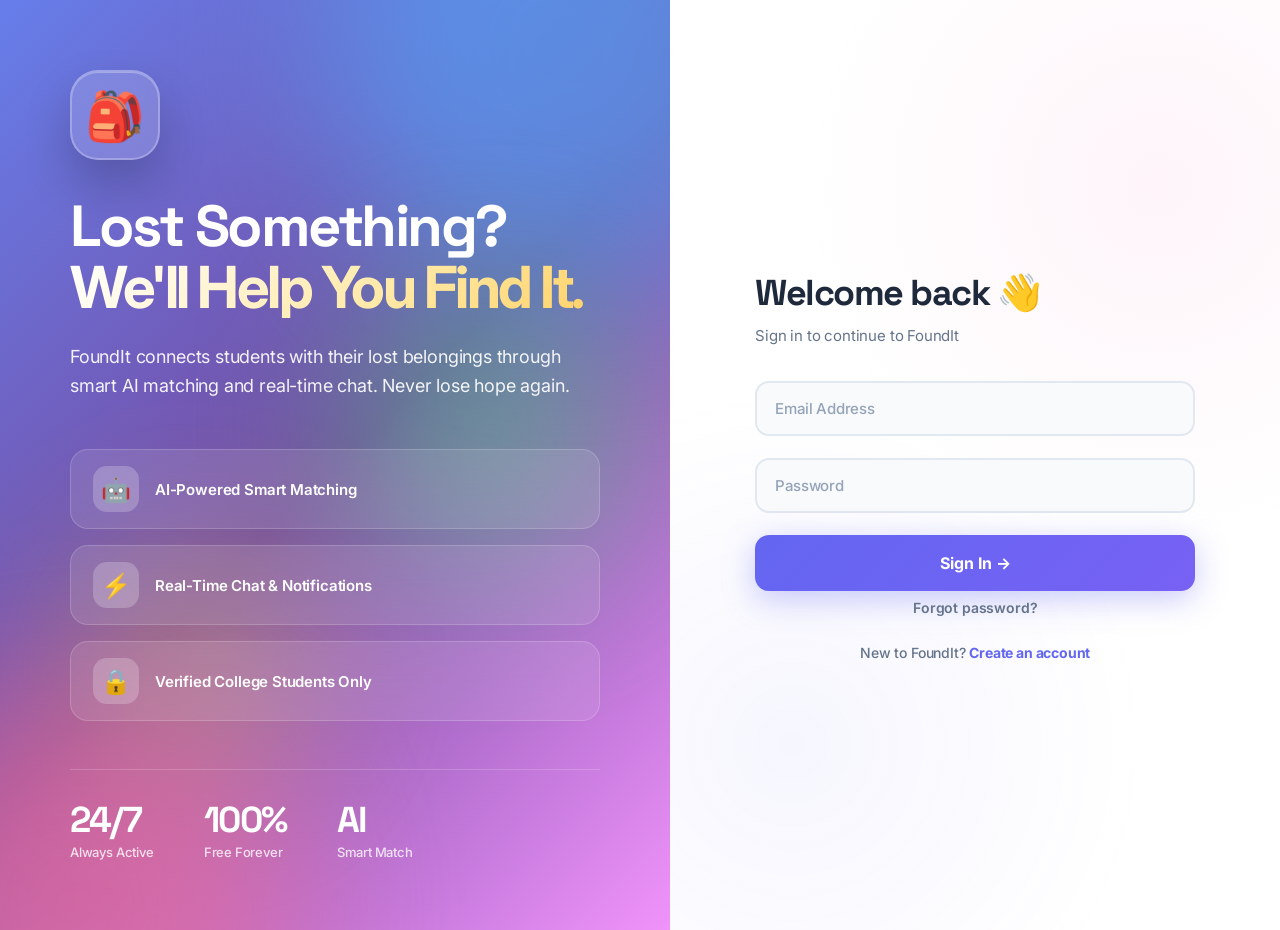
<file: frontend/html/index.html>
<!DOCTYPE html>
<html lang="en">
<head>
    <meta charset="UTF-8">
    <meta name="viewport" content="width=device-width, initial-scale=1.0">
    <title>FoundIt - Login</title>
    <link rel="stylesheet" href="../css/style.css">
    <link href="https://fonts.googleapis.com/css2?family=Inter:wght@400;500;600;700;800;900&family=Space+Grotesk:wght@400;500;600;700&display=swap" rel="stylesheet">
</head>
<body>
    <div class="auth-split">
        <div class="auth-showcase">
            <div class="blob-3"></div>
            <div class="blob-4"></div>
            <div class="showcase-content">
                <div class="showcase-logo">🎒</div>
                <h1 class="showcase-title">
                    Lost Something?
                    <span>We'll Help You Find It.</span>
                </h1>
                <p class="showcase-subtitle">
                    FoundIt connects students with their lost belongings through smart AI matching and real-time chat. Never lose hope again.
                </p>
                <div class="showcase-features">
                    <div class="showcase-feature">
                        <div class="showcase-feature-icon">🤖</div>
                        <div class="showcase-feature-text">AI-Powered Smart Matching</div>
                    </div>
                    <div class="showcase-feature">
                        <div class="showcase-feature-icon">⚡</div>
                        <div class="showcase-feature-text">Real-Time Chat & Notifications</div>
                    </div>
                    <div class="showcase-feature">
                        <div class="showcase-feature-icon">🔒</div>
                        <div class="showcase-feature-text">Verified College Students Only</div>
                    </div>
                </div>
                <div class="showcase-stats">
                    <div class="showcase-stat"><h3>24/7</h3><p>Always Active</p></div>
                    <div class="showcase-stat"><h3>100%</h3><p>Free Forever</p></div>
                    <div class="showcase-stat"><h3>AI</h3><p>Smart Match</p></div>
                </div>
            </div>
        </div>

        <div class="auth-form-side">
            <div class="auth-form-box">
                <div class="mobile-logo">🎒</div>
                <h1>Welcome back 👋</h1>
                <p class="form-subtitle">Sign in to continue to FoundIt</p>

                <form id="loginForm">
                    <div class="form-field">
                        <input type="email" id="email" placeholder=" " required autocomplete="email">
                        <label>Email Address</label>
                    </div>
                    <div class="form-field">
                        <input type="password" id="password" placeholder=" " required autocomplete="current-password">
                        <label>Password</label>
                    </div>
                    <button type="submit" class="btn btn-primary" id="loginBtn">Sign In →</button>
                </form>

                <p class="auth-footer" style="margin-top: 8px;">
                    <a href="forgot-password.html" style="color: #64748b; font-weight: 600;">Forgot password?</a>
                </p>

                <p class="auth-footer">
                    New to FoundIt? <a href="register.html">Create an account</a>
                </p>
            </div>
        </div>
    </div>

    <script src="../js/api.js"></script>
    <script>
        if (getToken()) window.location.href = 'dashboard.html';

        document.getElementById('loginForm').addEventListener('submit', async (e) => {
            e.preventDefault();
            const btn = document.getElementById('loginBtn');
            btn.disabled = true;
            btn.textContent = 'Signing in...';
            const emailValue = document.getElementById('email').value;

            try {
                const data = await apiRequest('/auth/login', 'POST', {
                    email: emailValue,
                    password: document.getElementById('password').value
                });

                // ============ ADMIN BLOCK ON PUBLIC LOGIN ============
                if (data.user.role === 'admin') {
                    showToast('❌ Admins must use admin login page!', 'error');
                    btn.disabled = false;
                    btn.textContent = 'Sign In →';
                    setTimeout(() => {
                        window.location.href = 'admin-login.html';
                    }, 2000);
                    return;
                }

                saveAuth(data.token, data.user);
                showToast('Welcome back, ' + data.user.name + '! 🎉', 'success');
                setTimeout(() => window.location.href = 'dashboard.html', 800);
            } catch (error) {
                if (error.message.toLowerCase().includes('verify')) {
                    showToast('Email not verified. Sending OTP...', 'error');
                    try {
                        await apiRequest('/auth/resend-otp', 'POST', { email: emailValue });
                        localStorage.setItem('pendingVerifyEmail', emailValue);
                        setTimeout(() => window.location.href = 'register.html?verify=' + encodeURIComponent(emailValue), 1500);
                    } catch {
                        setTimeout(() => window.location.href = 'register.html', 1500);
                    }
                } else {
                    showToast(error.message, 'error');
                    btn.disabled = false;
                    btn.textContent = 'Sign In →';
                }
            }
        });
    </script>
</body>
</html>
</file>
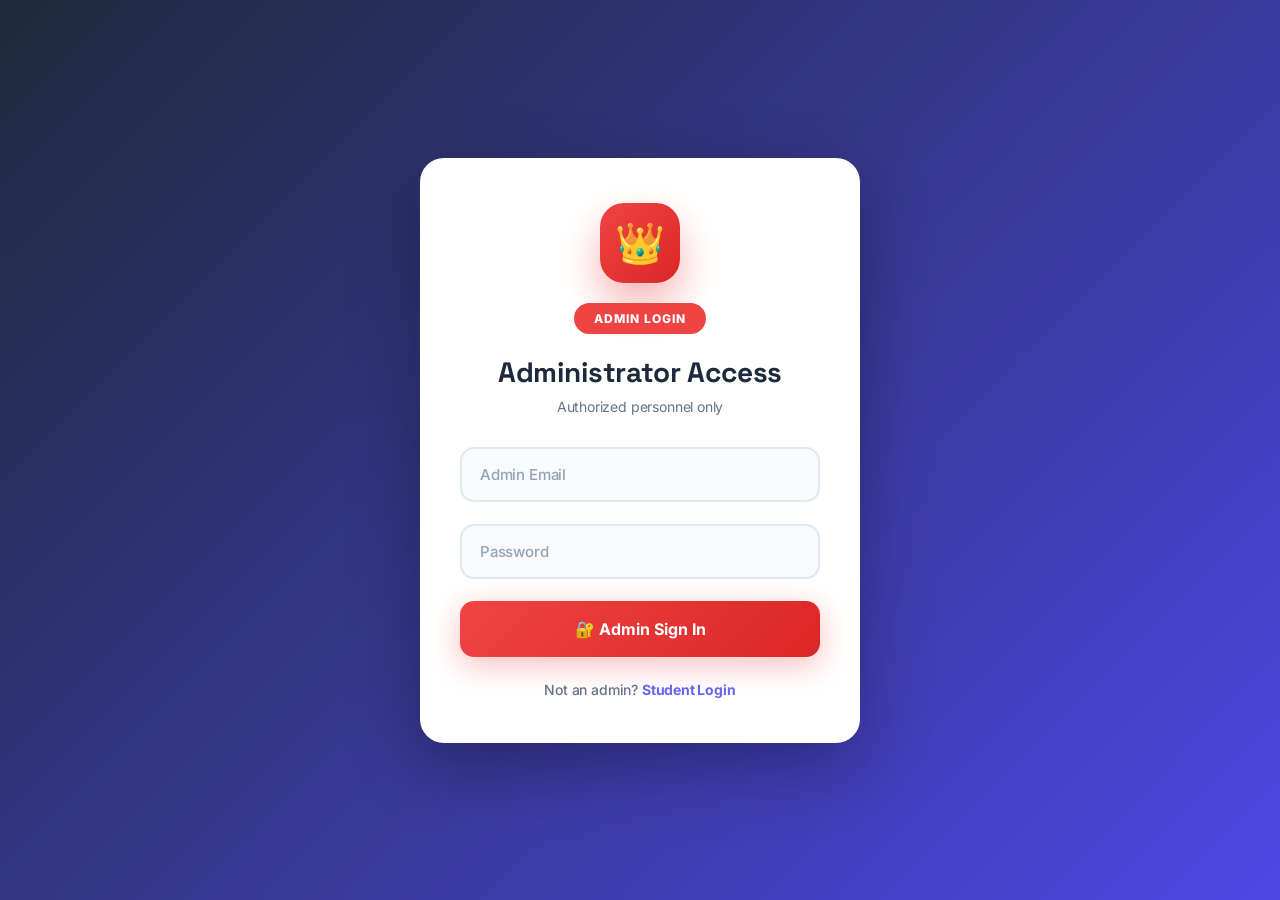
<file: frontend/html/admin-login.html>
<!DOCTYPE html>
<html lang="en">
<head>
    <meta charset="UTF-8">
    <meta name="viewport" content="width=device-width, initial-scale=1.0">
    <title>FoundIt - Admin Login</title>
    <link rel="stylesheet" href="../css/style.css">
    <link href="https://fonts.googleapis.com/css2?family=Inter:wght@400;500;600;700;800;900&family=Space+Grotesk:wght@400;500;600;700&display=swap" rel="stylesheet">
</head>
<body>
    <div style="min-height: 100vh; display: flex; align-items: center; justify-content: center; background: linear-gradient(135deg, #1e293b 0%, #4f46e5 100%); padding: 20px;">
        <div style="background: white; padding: 45px 40px; border-radius: 24px; box-shadow: 0 25px 70px rgba(0,0,0,0.3); width: 100%; max-width: 440px;">
            <div style="text-align: center; margin-bottom: 32px;">
                <div style="width: 80px; height: 80px; background: linear-gradient(135deg, #ef4444, #dc2626); border-radius: 24px; display: flex; align-items: center; justify-content: center; font-size: 40px; margin: 0 auto 20px; box-shadow: 0 20px 40px rgba(239, 68, 68, 0.4);">👑</div>
                <div style="display: inline-block; padding: 8px 20px; background: #ef4444; color: white; border-radius: 20px; font-size: 12px; font-weight: 800; letter-spacing: 1px; margin-bottom: 20px;">ADMIN LOGIN</div>
                <h1 style="font-family: 'Space Grotesk', sans-serif; font-size: 28px; font-weight: 700; color: #1e293b; margin-bottom: 8px;">Administrator Access</h1>
                <p style="color: #64748b; font-size: 14px;">Authorized personnel only</p>
            </div>

            <form id="adminLoginForm">
                <div class="form-field">
                    <input type="email" id="email" placeholder=" " required autocomplete="email">
                    <label>Admin Email</label>
                </div>
                <div class="form-field">
                    <input type="password" id="password" placeholder=" " required autocomplete="current-password">
                    <label>Password</label>
                </div>
                <button type="submit" class="btn btn-primary" id="loginBtn" style="background: linear-gradient(135deg, #ef4444, #dc2626); box-shadow: 0 8px 32px rgba(239, 68, 68, 0.35);">
                    🔐 Admin Sign In
                </button>
            </form>

            <p class="auth-footer" style="margin-top: 24px;">
                Not an admin? <a href="index.html">Student Login</a>
            </p>
        </div>
    </div>

    <script src="../js/api.js"></script>
    <script>
        document.getElementById('adminLoginForm').addEventListener('submit', async (e) => {
            e.preventDefault();
            const btn = document.getElementById('loginBtn');
            btn.disabled = true;
            btn.textContent = 'Verifying...';

            try {
                const data = await apiRequest('/auth/login', 'POST', {
                    email: document.getElementById('email').value,
                    password: document.getElementById('password').value
                });

                // Check if user is actually admin
                if (data.user.role !== 'admin') {
                    showToast('❌ This page is for admins only!', 'error');
                    btn.disabled = false;
                    btn.textContent = '🔐 Admin Sign In';
                    return;
                }

                saveAuth(data.token, data.user);
                showToast('👑 Welcome Admin!', 'success');
                setTimeout(() => window.location.href = 'admin.html', 800);
            } catch (error) {
                showToast(error.message, 'error');
                btn.disabled = false;
                btn.textContent = '🔐 Admin Sign In';
            }
        });
    </script>
</body>
</html>
</file>
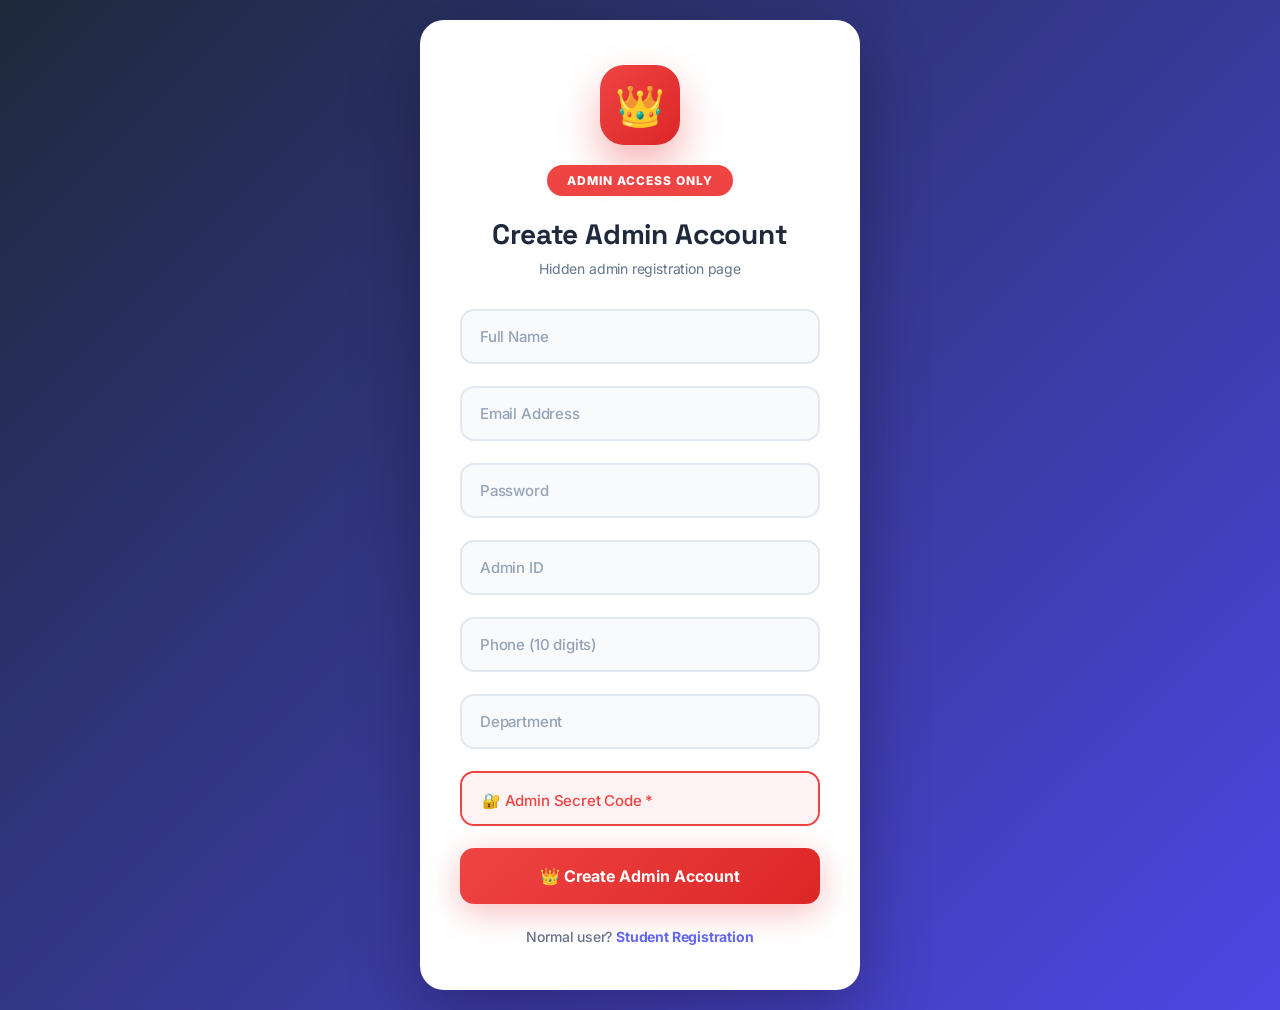
<file: frontend/html/admin-register.html>
<!DOCTYPE html>
<html lang="en">
<head>
    <meta charset="UTF-8">
    <meta name="viewport" content="width=device-width, initial-scale=1.0">
    <title>FoundIt - Admin Register</title>
    <link rel="stylesheet" href="../css/style.css">
    <link href="https://fonts.googleapis.com/css2?family=Inter:wght@400;500;600;700;800;900&family=Space+Grotesk:wght@400;500;600;700&display=swap" rel="stylesheet">
    <style>
        body { background: linear-gradient(135deg, #1e293b 0%, #4f46e5 100%); min-height: 100vh; }
    </style>
</head>
<body>
    <div style="min-height: 100vh; display: flex; align-items: center; justify-content: center; padding: 20px;">
        <div style="background: white; padding: 45px 40px; border-radius: 24px; box-shadow: 0 25px 70px rgba(0,0,0,0.3); width: 100%; max-width: 440px;">
            <div style="text-align: center; margin-bottom: 32px;">
                <div style="width: 80px; height: 80px; background: linear-gradient(135deg, #ef4444, #dc2626); border-radius: 24px; display: flex; align-items: center; justify-content: center; font-size: 40px; margin: 0 auto 20px; box-shadow: 0 20px 40px rgba(239, 68, 68, 0.4);">👑</div>
                <div style="display: inline-block; padding: 8px 20px; background: #ef4444; color: white; border-radius: 20px; font-size: 12px; font-weight: 800; letter-spacing: 1px; margin-bottom: 20px;">ADMIN ACCESS ONLY</div>
                <h1 style="font-family: 'Space Grotesk', sans-serif; font-size: 28px; font-weight: 700; color: #1e293b; margin-bottom: 8px;">Create Admin Account</h1>
                <p style="color: #64748b; font-size: 14px;">Hidden admin registration page</p>
            </div>

            <form id="adminRegisterForm">
                <div class="form-field">
                    <input type="text" id="name" placeholder=" " required>
                    <label>Full Name</label>
                </div>
                <div class="form-field">
                    <input type="email" id="email" placeholder=" " required>
                    <label>Email Address</label>
                </div>
                <div class="form-field">
                    <input type="password" id="password" placeholder=" " required minlength="6">
                    <label>Password</label>
                </div>
                <div class="form-field">
                    <input type="text" id="rollNumber" placeholder=" " required>
                    <label>Admin ID</label>
                </div>
                <div class="form-field">
                    <input type="tel" id="phone" placeholder=" " required pattern="[0-9]{10}">
                    <label>Phone (10 digits)</label>
                </div>
                <div class="form-field">
                    <input type="text" id="branch" placeholder=" " required>
                    <label>Department</label>
                </div>
                <div class="form-field" style="border: 2px solid #ef4444; border-radius: 14px; padding: 0;">
                    <input type="password" id="adminCode" placeholder=" " required style="border: none; background: #fef2f2;">
                    <label style="color: #ef4444;">🔐 Admin Secret Code *</label>
                </div>
                <button type="submit" class="btn btn-primary" id="registerBtn" style="background: linear-gradient(135deg, #ef4444, #dc2626); box-shadow: 0 8px 32px rgba(239, 68, 68, 0.35); margin-top: 12px;">
                    👑 Create Admin Account
                </button>
            </form>

            <p class="auth-footer" style="margin-top: 24px;">
                Normal user? <a href="register.html">Student Registration</a>
            </p>
        </div>
    </div>

    <script src="../js/api.js"></script>
    <script>
        document.getElementById('adminRegisterForm').addEventListener('submit', async (e) => {
            e.preventDefault();
            const btn = document.getElementById('registerBtn');
            btn.disabled = true;
            btn.textContent = 'Creating admin...';

            try {
                const data = await apiRequest('/auth/register', 'POST', {
                    name: document.getElementById('name').value,
                    email: document.getElementById('email').value,
                    password: document.getElementById('password').value,
                    rollNumber: document.getElementById('rollNumber').value,
                    phone: document.getElementById('phone').value,
                    branch: document.getElementById('branch').value,
                    adminCode: document.getElementById('adminCode').value
                });
                showToast('👑 Admin account created! Verify OTP.', 'success');
                localStorage.setItem('pendingVerifyEmail', data.email);
                setTimeout(() => {
                    window.location.href = 'register.html?verify=' + encodeURIComponent(data.email);
                }, 1500);
            } catch (error) {
                showToast(error.message, 'error');
                btn.disabled = false;
                btn.textContent = '👑 Create Admin Account';
            }
        });
    </script>
</body>
</html>
</file>
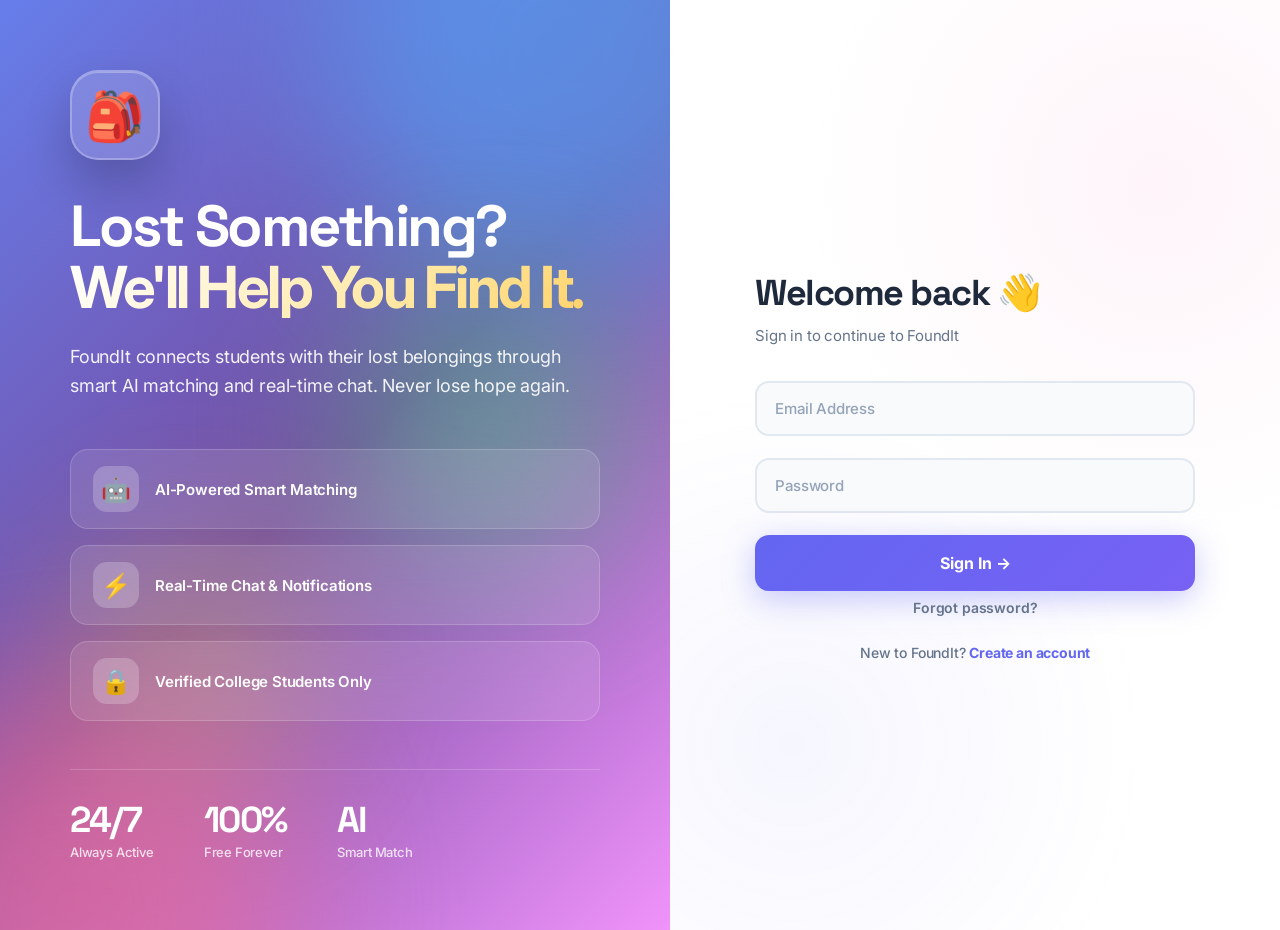
<file: frontend/html/admin.html>
<!DOCTYPE html>
<html lang="en">
<head>
    <meta charset="UTF-8">
    <meta name="viewport" content="width=device-width, initial-scale=1.0">
    <title>FoundIt - Admin Panel</title>
    <link rel="stylesheet" href="../css/style.css">
    <link rel="stylesheet" href="../css/dashboard.css">
    <link href="https://fonts.googleapis.com/css2?family=Inter:wght@400;500;600;700;800;900&family=Space+Grotesk:wght@400;500;600;700&display=swap" rel="stylesheet">
    <style>
        .admin-table { background: white; border-radius: 20px; overflow: hidden; box-shadow: 0 2px 8px rgba(0,0,0,0.04); }
        .admin-table table { width: 100%; border-collapse: collapse; }
        .admin-table thead { background: #f8fafc; }
        .admin-table th { text-align: left; padding: 18px 24px; font-size: 11px; font-weight: 800; color: #64748b; text-transform: uppercase; letter-spacing: 1px; }
        .admin-table td { padding: 18px 24px; border-bottom: 1px solid #f1f5f9; font-size: 14px; }
        .admin-table tr:hover { background: #f8fafc; }
        .btn-delete-sm { padding: 8px 16px; background: linear-gradient(135deg, #ef4444, #dc2626); color: white; border: none; border-radius: 8px; font-weight: 700; cursor: pointer; font-family: inherit; font-size: 13px; }
        .status-badge { padding: 4px 12px; border-radius: 20px; font-size: 11px; font-weight: 800; }
        .status-badge.verified { background: #d1fae5; color: #047857; }
        .status-badge.unverified { background: #fee2e2; color: #dc2626; }
    </style>
</head>
<body>
    <div class="app-layout">
        <aside class="dash-sidebar" id="sidebar">
            <a href="dashboard.html" class="dash-sidebar-brand">
                <div class="dash-sidebar-brand-icon">🎒</div>
                <h1>FoundIt</h1>
            </a>
            <nav class="dash-sidebar-nav">
                <a href="dashboard.html" class="dash-sidebar-link" data-page="dashboard"><span class="dash-sidebar-icon">🏠</span> Home</a>
                <a href="post-item.html" class="dash-sidebar-link" data-page="post-item"><span class="dash-sidebar-icon">📤</span> Post Item</a>
                <a href="my-items.html" class="dash-sidebar-link" data-page="my-items"><span class="dash-sidebar-icon">📁</span> My Items</a>
                <a href="claims.html" class="dash-sidebar-link" data-page="claims"><span class="dash-sidebar-icon">🔔</span> My Claims</a>
                <a href="messages.html" class="dash-sidebar-link" data-page="messages"><span class="dash-sidebar-icon">💬</span> Messages</a>
                <a href="notifications.html" class="dash-sidebar-link" data-page="notifications"><span class="dash-sidebar-icon">📬</span> Notifications</a>
                <a href="profile.html" class="dash-sidebar-link" data-page="profile"><span class="dash-sidebar-icon">👤</span> Profile</a>
                <div id="adminSection" style="display: block;">
                    <div class="dash-sidebar-section">Admin</div>
                    <a href="admin.html" class="dash-sidebar-link" data-page="admin"><span class="dash-sidebar-icon">👑</span> Admin Panel</a>
                </div>
            </nav>
            <div class="dash-sidebar-footer">
                <div class="dash-sidebar-user" onclick="logout()">
                    <div class="dash-sidebar-user-avatar" id="userAvatar">A</div>
                    <div class="dash-sidebar-user-info">
                        <div class="dash-sidebar-user-name" id="userName">Admin</div>
                        <div class="dash-sidebar-user-role" id="userRole">Administrator</div>
                    </div>
                </div>
            </div>
        </aside>

        <main class="dash-main">
            <div class="dash-section-header">
                <h2 class="dash-section-title">👑 Admin Dashboard</h2>
            </div>

            <div class="dash-stats" id="adminStats"></div>

            <div class="dash-filters">
                <button class="dash-filter-chip active" onclick="showTab('users', this)">👥 Users</button>
                <button class="dash-filter-chip" onclick="showTab('items', this)">📦 All Items</button>
            </div>

            <div id="adminContainer">
                <div class="loading-container">
                    <div class="spinner"></div>
                    <p class="loading-text">Loading...</p>
                </div>
            </div>
        </main>
    </div>

    <script src="../js/api.js"></script>
    <script>
        if (!requireAuth()) throw new Error('Not logged in');

        const user = getUser();
        if (user.role !== 'admin') {
            showToast('Admin access only!', 'error');
            setTimeout(() => window.location.href = 'dashboard.html', 1500);
        }

        document.querySelectorAll('.dash-sidebar-link').forEach(link => {
            if (link.dataset.page === 'admin') link.classList.add('active');
        });
        document.getElementById('userName').textContent = user.name;
        document.getElementById('userAvatar').textContent = user.name.charAt(0).toUpperCase();

        let currentTab = 'users';

        async function loadStats() {
            try {
                const data = await apiRequest('/admin/stats');
                const s = data.stats;

                document.getElementById('adminStats').innerHTML = `
                    <div class="dash-stat-card"><div class="dash-stat-icon blue">👥</div><div><div class="dash-stat-value">${s.totalUsers}</div><div class="dash-stat-label">Users</div></div></div>
                    <div class="dash-stat-card"><div class="dash-stat-icon purple">📦</div><div><div class="dash-stat-value">${s.totalItems}</div><div class="dash-stat-label">Items</div></div></div>
                    <div class="dash-stat-card"><div class="dash-stat-icon red">🔴</div><div><div class="dash-stat-value">${s.totalLost}</div><div class="dash-stat-label">Lost</div></div></div>
                    <div class="dash-stat-card"><div class="dash-stat-icon green">🟢</div><div><div class="dash-stat-value">${s.totalFound}</div><div class="dash-stat-label">Found</div></div></div>
                    <div class="dash-stat-card"><div class="dash-stat-icon purple">✅</div><div><div class="dash-stat-value">${s.resolved}</div><div class="dash-stat-label">Resolved</div></div></div>
                    <div class="dash-stat-card"><div class="dash-stat-icon red">⏳</div><div><div class="dash-stat-value">${s.pendingClaims}</div><div class="dash-stat-label">Pending</div></div></div>
                `;
            } catch (error) { console.error(error); }
        }

        async function loadUsers() {
            const container = document.getElementById('adminContainer');
            container.innerHTML = '<div class="loading-container"><div class="spinner"></div></div>';

            try {
                const data = await apiRequest('/admin/users');
                const users = data.users;

                container.innerHTML = `
                    <div class="admin-table">
                        <table>
                            <thead><tr><th>Name</th><th>Email</th><th>Roll</th><th>Status</th><th>Action</th></tr></thead>
                            <tbody>
                                ${users.map(u => `
                                    <tr>
                                        <td style="font-weight: 600;">${escapeHtml(u.name)}</td>
                                        <td style="color: #64748b;">${escapeHtml(u.email)}</td>
                                        <td style="font-family: monospace;">${escapeHtml(u.rollNumber)}</td>
                                        <td><span class="status-badge ${u.isVerified ? 'verified' : 'unverified'}">${u.isVerified ? '✓ VERIFIED' : '✗ UNVERIFIED'}</span></td>
                                        <td><button class="btn-delete-sm" onclick="deleteUser('${u._id}', '${escapeHtml(u.name)}')">🗑️ Delete</button></td>
                                    </tr>
                                `).join('')}
                            </tbody>
                        </table>
                    </div>
                `;
            } catch (error) {
                container.innerHTML = `<div style="text-align:center;padding:60px;background:white;border-radius:20px;"><div style="font-size:64px;margin-bottom:16px;">❌</div><p style="color:#64748b;">${escapeHtml(error.message)}</p></div>`;
            }
        }

        async function loadItems() {
            const container = document.getElementById('adminContainer');
            container.innerHTML = '<div class="loading-container"><div class="spinner"></div></div>';

            try {
                const data = await apiRequest('/admin/items');
                const items = data.items;

                container.innerHTML = `
                    <div class="admin-table">
                        <table>
                            <thead><tr><th>Title</th><th>Type</th><th>Posted By</th><th>Status</th><th>Action</th></tr></thead>
                            <tbody>
                                ${items.map(i => `
                                    <tr>
                                        <td style="font-weight: 600;">${escapeHtml(i.title)}</td>
                                        <td><span class="dash-item-badge ${i.type}" style="position: static; display: inline-block;">${i.type}</span></td>
                                        <td style="color: #64748b;">${escapeHtml(i.userId?.name || 'Unknown')}</td>
                                        <td style="font-weight: 600; color: ${i.status === 'resolved' ? '#10b981' : '#6366f1'};">${i.status}</td>
                                        <td><button class="btn-delete-sm" onclick="deleteItem('${i._id}', '${escapeHtml(i.title)}')">🗑️ Delete</button></td>
                                    </tr>
                                `).join('')}
                            </tbody>
                        </table>
                    </div>
                `;
            } catch (error) {
                container.innerHTML = `<div style="text-align:center;padding:60px;background:white;border-radius:20px;"><div style="font-size:64px;margin-bottom:16px;">❌</div><p style="color:#64748b;">${escapeHtml(error.message)}</p></div>`;
            }
        }

        async function deleteUser(id, name) {
            if (!confirm(`Delete user "${name}" and all their data?`)) return;
            try {
                await apiRequest(`/admin/users/${id}`, 'DELETE');
                showToast('User deleted!', 'success');
                loadUsers();
                loadStats();
            } catch (error) { showToast(error.message, 'error'); }
        }

        async function deleteItem(id, title) {
            if (!confirm(`Delete item "${title}"?`)) return;
            try {
                await apiRequest(`/items/${id}`, 'DELETE');
                showToast('Item deleted!', 'success');
                loadItems();
                loadStats();
            } catch (error) { showToast(error.message, 'error'); }
        }

        function showTab(tab, btn) {
            currentTab = tab;
            document.querySelectorAll('.dash-filter-chip').forEach(b => b.classList.remove('active'));
            btn.classList.add('active');
            if (tab === 'users') loadUsers();
            else loadItems();
        }

        loadStats();
        loadUsers();
    </script>
</body>
</html>
</file>
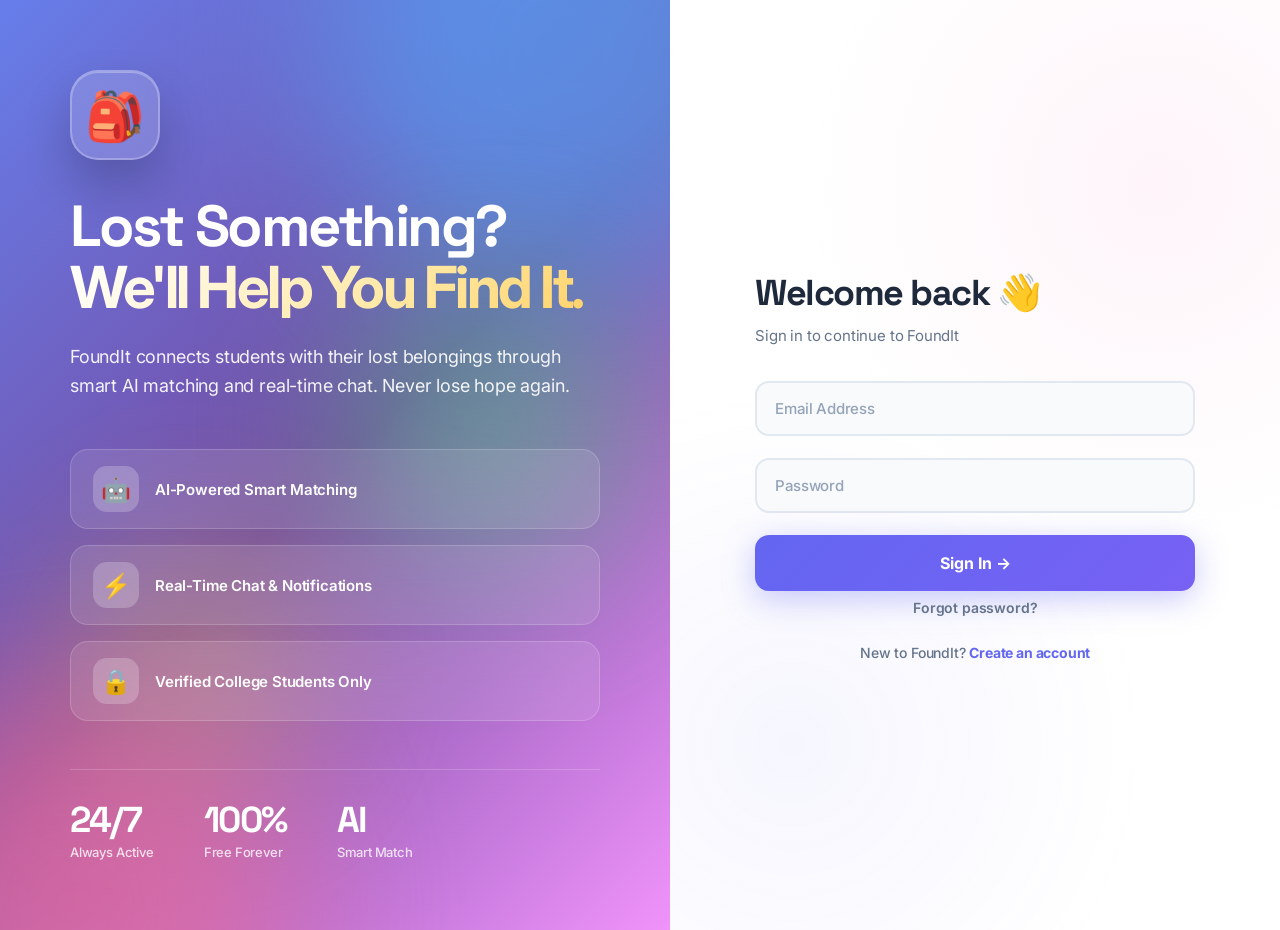
<file: frontend/html/chat.html>
<!DOCTYPE html>
<html lang="en">
<head>
    <meta charset="UTF-8">
    <meta name="viewport" content="width=device-width, initial-scale=1.0">
    <title>FoundIt - Chat</title>
    <link rel="stylesheet" href="../css/style.css">
    <link rel="stylesheet" href="../css/dashboard.css">
    <link href="https://fonts.googleapis.com/css2?family=Inter:wght@400;500;600;700;800;900&family=Space+Grotesk:wght@400;500;600;700&display=swap" rel="stylesheet">
    <script src="https://cdn.socket.io/4.7.2/socket.io.min.js"></script>
    <style>
        .chat-container { background: white; border-radius: 24px; overflow: hidden; box-shadow: 0 4px 24px rgba(0,0,0,0.06); display: flex; flex-direction: column; height: calc(100vh - 100px); max-height: 700px; }
        .chat-header { padding: 20px 28px; background: linear-gradient(135deg, #6366f1, #8b5cf6); color: white; display: flex; align-items: center; gap: 14px; flex-shrink: 0; }
        .chat-header-avatar { width: 48px; height: 48px; background: rgba(255,255,255,0.25); border-radius: 50%; display: flex; align-items: center; justify-content: center; font-weight: 800; font-size: 20px; }
        .chat-header-name { font-family: 'Space Grotesk', sans-serif; font-size: 18px; font-weight: 700; }
        .chat-header-status { font-size: 12px; opacity: 0.85; }
        .chat-messages { flex: 1; overflow-y: auto; padding: 24px; background: #f8fafc; display: flex; flex-direction: column; gap: 12px; }
        .chat-input-area { padding: 20px 24px; background: white; border-top: 2px solid #f1f5f9; display: flex; gap: 12px; flex-shrink: 0; }
        .chat-input-area input { flex: 1; padding: 16px 20px; border: 2px solid #e2e8f0; border-radius: 14px; font-size: 15px; outline: none; font-family: inherit; transition: all 0.25s; }
        .chat-input-area input:focus { border-color: #6366f1; box-shadow: 0 0 0 4px rgba(99, 102, 241, 0.1); }
        .chat-send-btn { padding: 16px 28px; background: linear-gradient(135deg, #6366f1, #8b5cf6); color: white; border: none; border-radius: 14px; font-weight: 700; cursor: pointer; font-family: inherit; box-shadow: 0 8px 24px rgba(99, 102, 241, 0.35); }
    </style>
</head>
<body>
    <div class="app-layout">
        <aside class="dash-sidebar" id="sidebar">
            <a href="dashboard.html" class="dash-sidebar-brand">
                <div class="dash-sidebar-brand-icon">🎒</div>
                <h1>FoundIt</h1>
            </a>
            <nav class="dash-sidebar-nav">
                <a href="dashboard.html" class="dash-sidebar-link" data-page="dashboard"><span class="dash-sidebar-icon">🏠</span> Home</a>
                <a href="post-item.html" class="dash-sidebar-link" data-page="post-item"><span class="dash-sidebar-icon">📤</span> Post Item</a>
                <a href="my-items.html" class="dash-sidebar-link" data-page="my-items"><span class="dash-sidebar-icon">📁</span> My Items</a>
                <a href="claims.html" class="dash-sidebar-link" data-page="claims"><span class="dash-sidebar-icon">🔔</span> My Claims</a>
                <a href="messages.html" class="dash-sidebar-link" data-page="messages"><span class="dash-sidebar-icon">💬</span> Messages</a>
                <a href="notifications.html" class="dash-sidebar-link" data-page="notifications"><span class="dash-sidebar-icon">📬</span> Notifications</a>
                <a href="profile.html" class="dash-sidebar-link" data-page="profile"><span class="dash-sidebar-icon">👤</span> Profile</a>
                <div id="adminSection" style="display: none;">
                    <div class="dash-sidebar-section">Admin</div>
                    <a href="admin.html" class="dash-sidebar-link" data-page="admin"><span class="dash-sidebar-icon">👑</span> Admin Panel</a>
                </div>
            </nav>
            <div class="dash-sidebar-footer">
                <div class="dash-sidebar-user" onclick="logout()">
                    <div class="dash-sidebar-user-avatar" id="userAvatar">A</div>
                    <div class="dash-sidebar-user-info">
                        <div class="dash-sidebar-user-name" id="userName">User</div>
                        <div class="dash-sidebar-user-role" id="userRole">Student</div>
                    </div>
                </div>
            </div>
        </aside>

        <main class="dash-main">
            <div class="chat-container">
                <div class="chat-header">
                    <div class="chat-header-avatar" id="chatAvatar">U</div>
                    <div>
                        <div class="chat-header-name" id="chatName">No conversation selected</div>
                        <div class="chat-header-status" id="chatStatus">Select a claim to start chatting</div>
                    </div>
                </div>
                <div class="chat-messages" id="messagesContainer">
                    <div style="margin: auto; text-align: center; color: #64748b;">
                        <div style="font-size: 64px; margin-bottom: 16px;">💬</div>
                        <h3 style="font-family: 'Space Grotesk', sans-serif; font-size: 18px; font-weight: 700; color: #1e293b; margin-bottom: 8px;">No chat selected</h3>
                        <p style="font-size: 14px;">Go to <a href="messages.html" style="color: #6366f1; font-weight: 700;">Messages</a> to start chatting</p>
                    </div>
                </div>
                <div class="chat-input-area" id="inputArea" style="display: none;">
                    <input type="text" id="messageInput" placeholder="Type your message..." maxlength="1000">
                    <button class="chat-send-btn" onclick="sendMessage()">Send →</button>
                </div>
            </div>
        </main>
    </div>

    <script src="../js/api.js"></script>
    <script>
        if (!requireAuth()) throw new Error('Not logged in');

        document.querySelectorAll('.dash-sidebar-link').forEach(link => {
            if (link.dataset.page === 'messages') link.classList.add('active');
        });
        const user = getUser();
        if (user.role === 'admin') document.getElementById('adminSection').style.display = 'block';
        document.getElementById('userName').textContent = user.name;
        document.getElementById('userAvatar').textContent = user.name.charAt(0).toUpperCase();
        document.getElementById('userRole').textContent = user.role === 'admin' ? 'Administrator' : 'Student';

        const urlParams = new URLSearchParams(window.location.search);
        const roomId = urlParams.get('room');
        const otherName = urlParams.get('name');
        let socket = null;

        function initChat() {
            if (!roomId) return;
            document.getElementById('chatName').textContent = otherName || 'User';
            document.getElementById('chatAvatar').textContent = (otherName || 'U').charAt(0).toUpperCase();
            document.getElementById('chatStatus').textContent = '● Online';
            document.getElementById('inputArea').style.display = 'flex';
            document.getElementById('messagesContainer').innerHTML = '<div style="text-align:center;color:#64748b;padding:20px;">Loading messages...</div>';

// NEW — uses SOCKET_URL from api.js
            socket = io(SOCKET_URL, { auth: { token: getToken() } });   
            socket.on('connect', () => socket.emit('join_room', roomId));
            socket.on('connect_error', (err) => showToast('Chat failed: ' + err.message, 'error'));
            socket.on('receive_message', (msg) => appendMessage(msg));
            socket.on('error', (err) => showToast(err.message, 'error'));
            loadHistory();
        }

        async function loadHistory() {
            try {
                const data = await apiRequest(`/chat/${roomId}`);
                const container = document.getElementById('messagesContainer');
                container.innerHTML = '';
                if (data.messages.length === 0) {
                    container.innerHTML = '<div style="text-align:center;color:#64748b;padding:40px;">No messages yet. Say hi! 👋</div>';
                    return;
                }
                data.messages.forEach(msg => appendMessage(msg, false));
                container.scrollTop = container.scrollHeight;
            } catch (error) {
                document.getElementById('messagesContainer').innerHTML = `<div style="text-align:center;color:#ef4444;padding:20px;">${escapeHtml(error.message)}</div>`;
            }
        }

        function appendMessage(msg, scroll = true) {
            const container = document.getElementById('messagesContainer');
            const isEmpty = container.querySelector('div[style*="text-align:center"]');
            if (isEmpty) container.innerHTML = '';

            const senderId = msg.senderId && msg.senderId._id ? msg.senderId._id : msg.senderId;
            const isMine = senderId === user.id;

            const msgDiv = document.createElement('div');
            msgDiv.style.cssText = `display: flex; justify-content: ${isMine ? 'flex-end' : 'flex-start'};`;
            const bubble = document.createElement('div');
            bubble.style.cssText = `max-width: 70%; padding: 12px 18px; border-radius: ${isMine ? '18px 18px 4px 18px' : '18px 18px 18px 4px'}; background: ${isMine ? 'linear-gradient(135deg, #6366f1, #8b5cf6)' : 'white'}; color: ${isMine ? 'white' : '#1e293b'}; box-shadow: 0 4px 12px rgba(0,0,0,0.08); font-size: 15px; line-height: 1.5; word-wrap: break-word;`;
            const text = document.createElement('div');
            text.textContent = msg.message;
            bubble.appendChild(text);
            const time = document.createElement('div');
            time.style.cssText = `font-size: 10px; opacity: 0.7; margin-top: 4px; text-align: ${isMine ? 'right' : 'left'};`;
            time.textContent = new Date(msg.createdAt).toLocaleTimeString([], { hour: '2-digit', minute: '2-digit' });
            bubble.appendChild(time);
            msgDiv.appendChild(bubble);
            container.appendChild(msgDiv);
            if (scroll) container.scrollTop = container.scrollHeight;
        }

        function sendMessage() {
            const input = document.getElementById('messageInput');
            const message = input.value.trim();
            if (!message) return;
            if (!socket || !socket.connected) return showToast('Not connected', 'error');
            const userIds = roomId.split('_');
            const receiverId = userIds.find(id => id !== user.id);
            socket.emit('send_message', { roomId, receiverId, message });
            input.value = '';
        }

        document.getElementById('messageInput')?.addEventListener('keypress', (e) => {
            if (e.key === 'Enter') sendMessage();
        });

        initChat();
    </script>
</body>
</html>
</file>
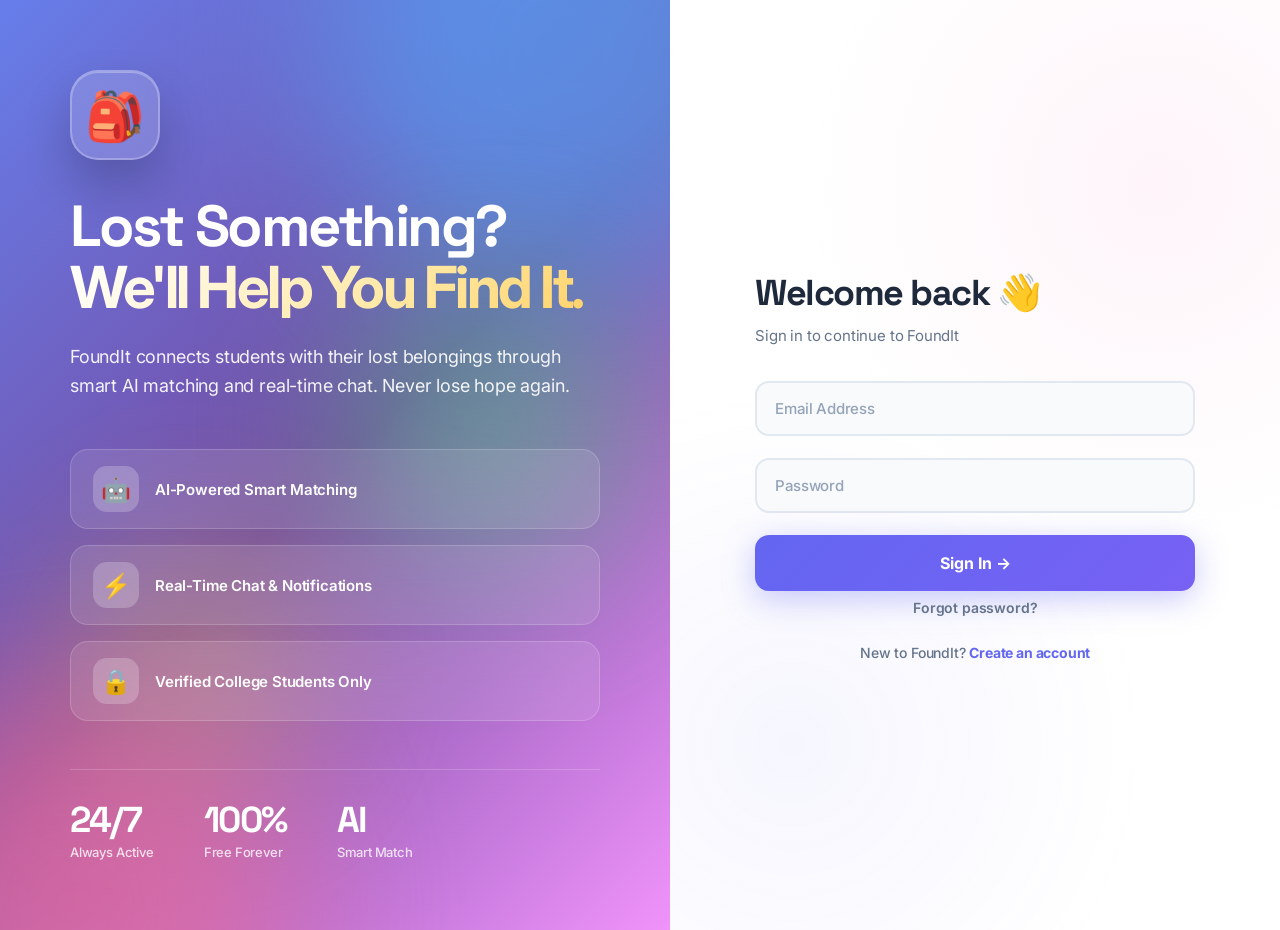
<file: frontend/html/claims.html>
<!DOCTYPE html>
<html lang="en">
<head>
    <meta charset="UTF-8">
    <meta name="viewport" content="width=device-width, initial-scale=1.0">
    <title>FoundIt - Claims</title>
    <link rel="stylesheet" href="../css/style.css">
    <link rel="stylesheet" href="../css/dashboard.css">
    <link href="https://fonts.googleapis.com/css2?family=Inter:wght@400;500;600;700;800;900&family=Space+Grotesk:wght@400;500;600;700&display=swap" rel="stylesheet">
    <style>
        .claim-card { background: white; border-radius: 20px; padding: 28px; margin-bottom: 20px; box-shadow: 0 2px 8px rgba(0,0,0,0.04); border: 1px solid #f1f5f9; }
        .claim-header { display: flex; justify-content: space-between; align-items: start; margin-bottom: 18px; gap: 12px; flex-wrap: wrap; }
        .claim-title { font-family: 'Space Grotesk', sans-serif; font-size: 20px; font-weight: 700; color: #1e293b; margin-bottom: 6px; }
        .claim-meta { font-size: 14px; color: #64748b; }
        .claim-status { padding: 8px 18px; border-radius: 20px; font-size: 12px; font-weight: 800; color: white; letter-spacing: 0.5px; }
        .claim-status.pending { background: linear-gradient(135deg, #f59e0b, #d97706); }
        .claim-status.accepted { background: linear-gradient(135deg, #10b981, #059669); }
        .claim-status.rejected { background: linear-gradient(135deg, #ef4444, #dc2626); }
        .claim-message-box { background: #f8fafc; padding: 18px; border-radius: 14px; margin-bottom: 16px; }
        .claim-message-label { color: #64748b; font-size: 11px; font-weight: 800; text-transform: uppercase; letter-spacing: 1px; margin-bottom: 8px; }
        .claim-actions { display: flex; gap: 12px; margin-top: 16px; }
        .btn-accept { flex: 1; padding: 14px; background: linear-gradient(135deg, #10b981, #059669); color: white; border: none; border-radius: 12px; font-weight: 700; cursor: pointer; font-family: inherit; box-shadow: 0 8px 24px rgba(16, 185, 129, 0.35); }
        .btn-reject { flex: 1; padding: 14px; background: linear-gradient(135deg, #ef4444, #dc2626); color: white; border: none; border-radius: 12px; font-weight: 700; cursor: pointer; font-family: inherit; box-shadow: 0 8px 24px rgba(239, 68, 68, 0.35); }
        .btn-chat { width: 100%; padding: 14px; background: linear-gradient(135deg, #6366f1, #8b5cf6); color: white; border: none; border-radius: 12px; font-weight: 700; cursor: pointer; font-family: inherit; margin-top: 12px; box-shadow: 0 8px 24px rgba(99, 102, 241, 0.35); }
    </style>
</head>
<body>
    <div class="app-layout">
        <aside class="dash-sidebar" id="sidebar">
            <a href="dashboard.html" class="dash-sidebar-brand">
                <div class="dash-sidebar-brand-icon">🎒</div>
                <h1>FoundIt</h1>
            </a>
            <nav class="dash-sidebar-nav">
                <a href="dashboard.html" class="dash-sidebar-link" data-page="dashboard"><span class="dash-sidebar-icon">🏠</span> Home</a>
                <a href="post-item.html" class="dash-sidebar-link" data-page="post-item"><span class="dash-sidebar-icon">📤</span> Post Item</a>
                <a href="my-items.html" class="dash-sidebar-link" data-page="my-items"><span class="dash-sidebar-icon">📁</span> My Items</a>
                <a href="claims.html" class="dash-sidebar-link" data-page="claims"><span class="dash-sidebar-icon">🔔</span> My Claims</a>
                <a href="messages.html" class="dash-sidebar-link" data-page="messages"><span class="dash-sidebar-icon">💬</span> Messages</a>
                <a href="notifications.html" class="dash-sidebar-link" data-page="notifications"><span class="dash-sidebar-icon">📬</span> Notifications</a>
                <a href="profile.html" class="dash-sidebar-link" data-page="profile"><span class="dash-sidebar-icon">👤</span> Profile</a>
                <div id="adminSection" style="display: none;">
                    <div class="dash-sidebar-section">Admin</div>
                    <a href="admin.html" class="dash-sidebar-link" data-page="admin"><span class="dash-sidebar-icon">👑</span> Admin Panel</a>
                </div>
            </nav>
            <div class="dash-sidebar-footer">
                <div class="dash-sidebar-user" onclick="logout()">
                    <div class="dash-sidebar-user-avatar" id="userAvatar">A</div>
                    <div class="dash-sidebar-user-info">
                        <div class="dash-sidebar-user-name" id="userName">User</div>
                        <div class="dash-sidebar-user-role" id="userRole">Student</div>
                    </div>
                </div>
            </div>
        </aside>

        <main class="dash-main">
            <div class="dash-section-header">
                <h2 class="dash-section-title">🔔 Claims</h2>
            </div>

            <div class="dash-filters">
                <button class="dash-filter-chip active" onclick="showTab('received', this)">📥 Received</button>
                <button class="dash-filter-chip" onclick="showTab('my', this)">📤 My Claims</button>
            </div>

            <div id="claimsContainer">
                <div class="loading-container">
                    <div class="spinner"></div>
                    <p class="loading-text">Loading claims...</p>
                </div>
            </div>
        </main>
    </div>

    <script src="../js/api.js"></script>
    <script>
        if (!requireAuth()) throw new Error('Not logged in');

        document.querySelectorAll('.dash-sidebar-link').forEach(link => {
            if (link.dataset.page === 'claims') link.classList.add('active');
        });
        const user = getUser();
        if (user.role === 'admin') document.getElementById('adminSection').style.display = 'block';
        document.getElementById('userName').textContent = user.name;
        document.getElementById('userAvatar').textContent = user.name.charAt(0).toUpperCase();
        document.getElementById('userRole').textContent = user.role === 'admin' ? 'Administrator' : 'Student';

        let currentTab = 'received';

        async function loadClaims() {
            const container = document.getElementById('claimsContainer');
            container.innerHTML = '<div class="loading-container"><div class="spinner"></div><p class="loading-text">Loading...</p></div>';

            try {
                const endpoint = currentTab === 'received' ? '/claims/received' : '/claims/my';
                const data = await apiRequest(endpoint);
                const claims = data.claims;

                if (claims.length === 0) {
                    container.innerHTML = `
                        <div style="text-align: center; padding: 60px; background: white; border-radius: 20px; border: 2px dashed #e2e8f0;">
                            <div style="font-size: 64px; margin-bottom: 16px;">📭</div>
                            <h3 style="font-family: 'Space Grotesk', sans-serif; font-size: 20px; font-weight: 700; margin-bottom: 8px;">No claims yet</h3>
                            <p style="color: #64748b;">${currentTab === 'received' ? 'When someone claims your items, they will appear here' : 'Claim items from dashboard to see them here'}</p>
                        </div>
                    `;
                    return;
                }

                container.innerHTML = claims.map(claim => `
                    <div class="claim-card">
                        <div class="claim-header">
                            <div>
                                <div class="claim-title">${escapeHtml(claim.itemId?.title || 'Item')}</div>
                                <div class="claim-meta">
                                    ${currentTab === 'received' ? `Claimed by: <b>${escapeHtml(claim.claimantId?.name || 'Unknown')}</b>` : `Owner: <b>${escapeHtml(claim.ownerId?.name || 'Unknown')}</b>`}
                                </div>
                            </div>
                            <span class="claim-status ${claim.status}">${claim.status.toUpperCase()}</span>
                        </div>

                        <div class="claim-message-box">
                            <div class="claim-message-label">Message</div>
                            <p style="color: #1e293b; line-height: 1.6;">${escapeHtml(claim.message)}</p>
                            ${claim.proofDescription ? `
                                <div class="claim-message-label" style="margin-top: 14px;">Proof</div>
                                <p style="color: #1e293b; font-size: 14px; line-height: 1.6;">${escapeHtml(claim.proofDescription)}</p>
                            ` : ''}
                        </div>

                        ${currentTab === 'received' && claim.status === 'pending' ? `
                            <div class="claim-actions">
                                <button onclick="respond('${claim._id}', 'accepted')" class="btn-accept">✅ Accept</button>
                                <button onclick="respond('${claim._id}', 'rejected')" class="btn-reject">❌ Reject</button>
                            </div>
                        ` : ''}

                        ${claim.status === 'accepted' && claim.claimantId && currentTab === 'received' ? `
                            <button onclick="openChat('${claim.claimantId._id}', '${escapeHtml(claim.claimantId.name)}')" class="btn-chat">
                                💬 Chat with ${escapeHtml(claim.claimantId.name)}
                            </button>
                        ` : ''}

                        ${claim.status === 'accepted' && claim.ownerId && currentTab === 'my' ? `
                            <button onclick="openChat('${claim.ownerId._id}', '${escapeHtml(claim.ownerId.name)}')" class="btn-chat">
                                💬 Chat with ${escapeHtml(claim.ownerId.name)}
                            </button>
                        ` : ''}

                        ${currentTab === 'received' && claim.claimantId && claim.status === 'pending' ? `
                            <div style="margin-top: 14px; padding: 14px; background: linear-gradient(135deg, #e0e7ff, #c7d2fe); border-radius: 12px; font-size: 13px; color: #1e293b; font-weight: 600;">
                                📞 ${escapeHtml(claim.claimantId.phone || 'N/A')}
                            </div>
                        ` : ''}
                    </div>
                `).join('');
            } catch (error) {
                container.innerHTML = `
                    <div style="text-align: center; padding: 60px; background: white; border-radius: 20px;">
                        <div style="font-size: 64px; margin-bottom: 16px;">❌</div>
                        <h3 style="font-family: 'Space Grotesk', sans-serif; font-size: 20px; margin-bottom: 8px;">Failed to load</h3>
                        <p style="color: #64748b;">${escapeHtml(error.message)}</p>
                    </div>
                `;
            }
        }

        async function respond(claimId, status) {
            try {
                await apiRequest(`/claims/${claimId}`, 'PUT', { status });
                showToast(`Claim ${status}! ✅`, 'success');
                loadClaims();
            } catch (error) { showToast(error.message, 'error'); }
        }

        function openChat(otherId, otherName) {
            const roomId = [user.id, otherId].sort().join('_');
            window.location.href = `chat.html?room=${roomId}&name=${encodeURIComponent(otherName)}&other=${otherId}`;
        }

        function showTab(tab, btn) {
            currentTab = tab;
            document.querySelectorAll('.dash-filter-chip').forEach(b => b.classList.remove('active'));
            btn.classList.add('active');
            loadClaims();
        }

        loadClaims();
    </script>
</body>
</html>
</file>
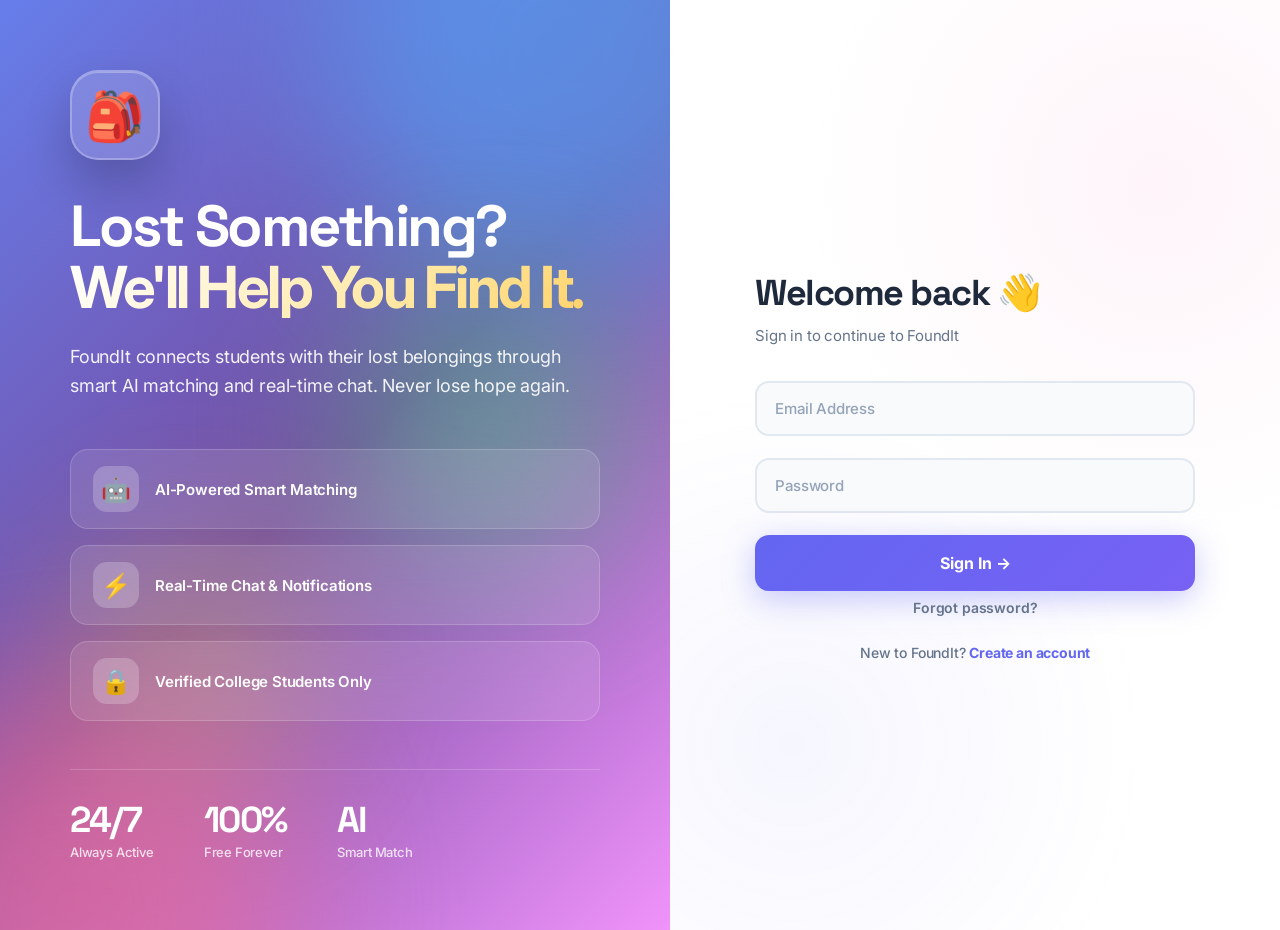
<file: frontend/html/dashboard.html>
<!DOCTYPE html>
<html lang="en">
<head>
    <meta charset="UTF-8">
    <meta name="viewport" content="width=device-width, initial-scale=1.0">
    <title>FoundIt - Dashboard</title>
    <link rel="stylesheet" href="../css/style.css">
    <link rel="stylesheet" href="../css/dashboard.css">
    <link href="https://fonts.googleapis.com/css2?family=Inter:wght@400;500;600;700;800;900&family=Space+Grotesk:wght@400;500;600;700&display=swap" rel="stylesheet">
</head>
<body>
    <div class="app-layout">
        <aside class="dash-sidebar" id="sidebar">
            <a href="dashboard.html" class="dash-sidebar-brand">
                <div class="dash-sidebar-brand-icon">🎒</div>
                <h1>FoundIt</h1>
            </a>
            <nav class="dash-sidebar-nav">
                <a href="dashboard.html" class="dash-sidebar-link" data-page="dashboard"><span class="dash-sidebar-icon">🏠</span> Home</a>
                <a href="post-item.html" class="dash-sidebar-link" data-page="post-item"><span class="dash-sidebar-icon">📤</span> Post Item</a>
                <a href="my-items.html" class="dash-sidebar-link" data-page="my-items"><span class="dash-sidebar-icon">📁</span> My Items</a>
                <a href="claims.html" class="dash-sidebar-link" data-page="claims"><span class="dash-sidebar-icon">🔔</span> My Claims</a>
                <a href="messages.html" class="dash-sidebar-link" data-page="messages"><span class="dash-sidebar-icon">💬</span> Messages</a>
                <a href="notifications.html" class="dash-sidebar-link" data-page="notifications"><span class="dash-sidebar-icon">📬</span> Notifications</a>
                <a href="profile.html" class="dash-sidebar-link" data-page="profile"><span class="dash-sidebar-icon">👤</span> Profile</a>
                <div id="adminSection" style="display: none;">
                    <div class="dash-sidebar-section">Admin</div>
                    <a href="admin.html" class="dash-sidebar-link" data-page="admin"><span class="dash-sidebar-icon">👑</span> Admin Panel</a>
                </div>
            </nav>
            <div class="dash-sidebar-footer">
                <div class="dash-sidebar-user" onclick="logout()">
                    <div class="dash-sidebar-user-avatar" id="userAvatar">A</div>
                    <div class="dash-sidebar-user-info">
                        <div class="dash-sidebar-user-name" id="userName">User</div>
                        <div class="dash-sidebar-user-role" id="userRole">Student</div>
                    </div>
                </div>
            </div>
        </aside>

        <main class="dash-main">
            <div class="dash-topbar">
                <div class="dash-search">
                    <input type="text" id="searchInput" placeholder="Search for items (e.g. phone, wallet, keys...)">
                </div>
                <div class="dash-topbar-actions">
                    <button class="dash-icon-btn" onclick="window.location.href='notifications.html'">🔔</button>
                    <div class="dash-user-chip" onclick="window.location.href='profile.html'">
                        <div class="dash-user-chip-avatar" id="topAvatar">A</div>
                        <div>
                            <div class="dash-user-chip-name" id="topName">User</div>
                            <div class="dash-user-chip-role" id="topRole">Student</div>
                        </div>
                    </div>
                </div>
            </div>

            <div class="dash-hero">
                <div class="dash-hero-content">
                    <h1 class="dash-hero-title">Lost Something? <span>Found Something?</span></h1>
                    <p class="dash-hero-subtitle">Connect. Recover. Return. Together for a better campus.</p>
                    <div class="dash-hero-buttons">
                        <a href="post-item.html?type=lost" class="dash-hero-btn dash-hero-btn-primary">+ Report Lost Item</a>
                        <a href="post-item.html?type=found" class="dash-hero-btn dash-hero-btn-secondary">+ Report Found Item</a>
                    </div>
                </div>
                <div class="dash-hero-illustration">🎒</div>
            </div>

            <div class="dash-stats" id="statsRow"></div>

            <div class="dash-filters">
                <button class="dash-filter-chip active" onclick="filterItems('all', this)">All</button>
                <button class="dash-filter-chip" onclick="filterItems('lost', this)">🔴 Lost Items</button>
                <button class="dash-filter-chip" onclick="filterItems('found', this)">🟢 Found Items</button>
                <select class="dash-filter-dropdown" id="categoryFilter" onchange="applyCategoryFilter()">
                    <option value="all">All Categories</option>
                    <option value="Electronics">📱 Electronics</option>
                    <option value="Wallet">👛 Wallet</option>
                    <option value="ID Card">🪪 ID Card</option>
                    <option value="Books">📚 Books</option>
                    <option value="Clothing">👕 Clothing</option>
                    <option value="Accessories">🕶️ Accessories</option>
                    <option value="Other">📦 Other</option>
                </select>
            </div>

            <div class="dash-section-header">
                <h2 class="dash-section-title">Recent Items</h2>
                <a href="my-items.html" class="dash-section-link">View All →</a>
            </div>

            <div id="itemsContainer">
                <div class="dash-items-grid">
                    <div class="dash-skeleton"></div>
                    <div class="dash-skeleton"></div>
                    <div class="dash-skeleton"></div>
                    <div class="dash-skeleton"></div>
                </div>
            </div>
        </main>
    </div>

    <script src="../js/api.js"></script>
    <script src="../js/dashboard.js"></script>
</body>
</html>
</file>
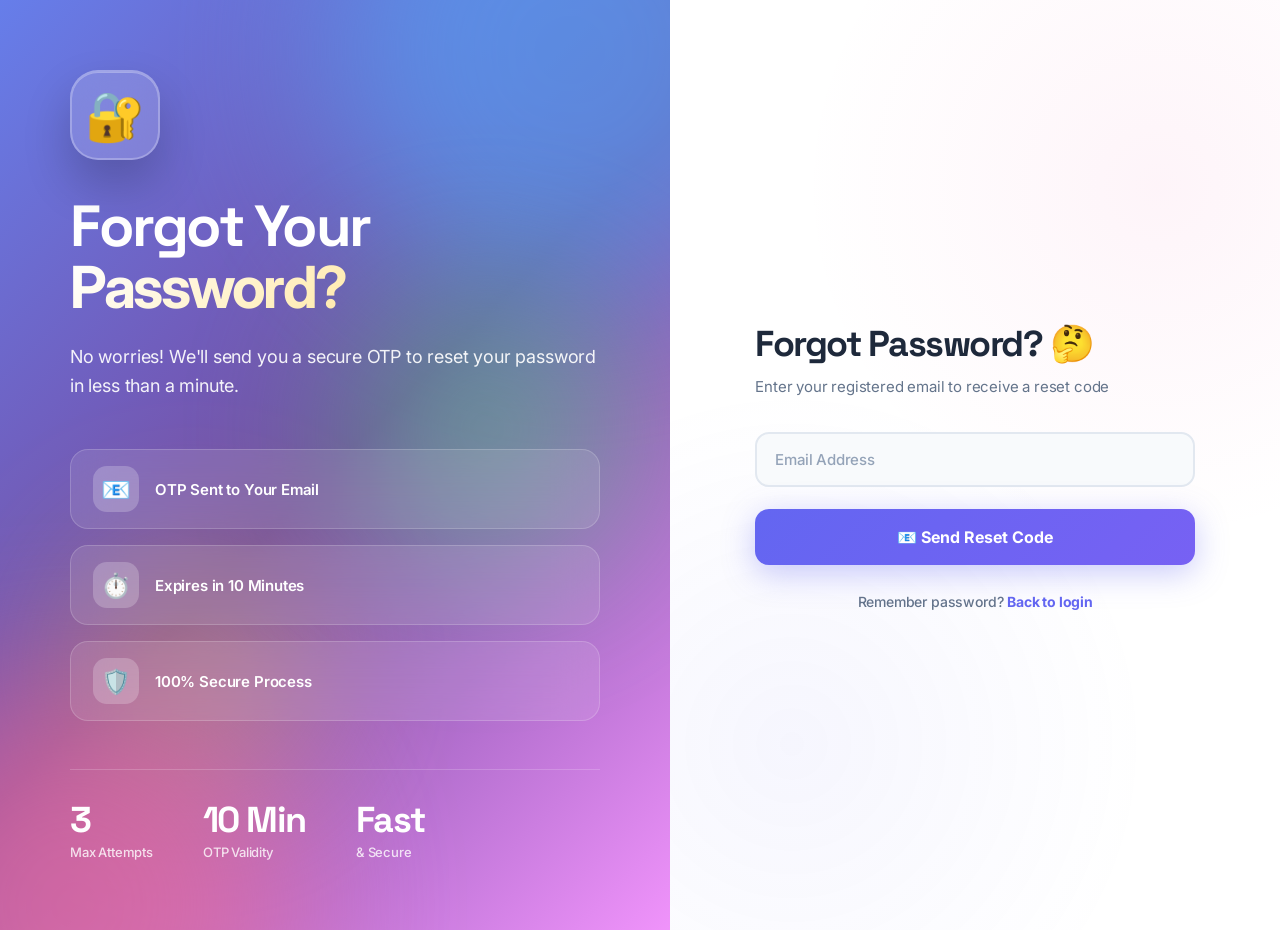
<file: frontend/html/forgot-password.html>
<!DOCTYPE html>
<html lang="en">
<head>
    <meta charset="UTF-8">
    <meta name="viewport" content="width=device-width, initial-scale=1.0">
    <title>FoundIt - Forgot Password</title>
    <link rel="stylesheet" href="../css/style.css">
    <link href="https://fonts.googleapis.com/css2?family=Inter:wght@400;500;600;700;800;900&family=Space+Grotesk:wght@400;500;600;700&display=swap" rel="stylesheet">
</head>
<body>
    <div class="auth-split">
        <div class="auth-showcase">
            <div class="blob-3"></div>
            <div class="blob-4"></div>
            <div class="showcase-content">
                <div class="showcase-logo">🔐</div>
                <h1 class="showcase-title">
                    Forgot Your
                    <span>Password?</span>
                </h1>
                <p class="showcase-subtitle">
                    No worries! We'll send you a secure OTP to reset your password in less than a minute.
                </p>
                <div class="showcase-features">
                    <div class="showcase-feature">
                        <div class="showcase-feature-icon">📧</div>
                        <div class="showcase-feature-text">OTP Sent to Your Email</div>
                    </div>
                    <div class="showcase-feature">
                        <div class="showcase-feature-icon">⏱️</div>
                        <div class="showcase-feature-text">Expires in 10 Minutes</div>
                    </div>
                    <div class="showcase-feature">
                        <div class="showcase-feature-icon">🛡️</div>
                        <div class="showcase-feature-text">100% Secure Process</div>
                    </div>
                </div>
                <div class="showcase-stats">
                    <div class="showcase-stat"><h3>3</h3><p>Max Attempts</p></div>
                    <div class="showcase-stat"><h3>10 Min</h3><p>OTP Validity</p></div>
                    <div class="showcase-stat"><h3>Fast</h3><p>&amp; Secure</p></div>
                </div>
            </div>
        </div>

        <div class="auth-form-side">
            <div class="auth-form-box">
                <!-- STEP 1: Enter Email -->
                <div id="emailStep">
                    <div class="mobile-logo">🔐</div>
                    <h1>Forgot Password? 🤔</h1>
                    <p class="form-subtitle">Enter your registered email to receive a reset code</p>

                    <form id="forgotForm">
                        <div class="form-field">
                            <input type="email" id="email" placeholder=" " required autocomplete="email">
                            <label>Email Address</label>
                        </div>
                        <button type="submit" class="btn btn-primary" id="sendOtpBtn">📧 Send Reset Code</button>
                    </form>

                    <p class="auth-footer">
                        Remember password? <a href="index.html">Back to login</a>
                    </p>
                </div>

                <!-- STEP 2: OTP + New Password -->
                <div id="resetStep" style="display:none;">
                    <div class="otp-icon-wrap">🔑</div>
                    <h1 style="font-size: 28px;">Reset Password</h1>
                    <p class="form-subtitle">
                        Enter the OTP sent to<br>
                        <b id="resetEmail" style="color:var(--primary);"></b>
                    </p>

                    <form id="resetForm">
                        <div class="form-field">
                            <input type="text" id="resetOtp" class="otp-input" placeholder="000000" maxlength="6" required pattern="[0-9]{6}" autocomplete="off" inputmode="numeric">
                        </div>
                        <div class="form-field" style="margin-top: 18px;">
                            <input type="password" id="newPassword" placeholder=" " required minlength="6" autocomplete="new-password">
                            <label>New Password (min 6 chars)</label>
                        </div>
                        <div class="form-field">
                            <input type="password" id="confirmPassword" placeholder=" " required minlength="6" autocomplete="new-password">
                            <label>Confirm New Password</label>
                        </div>
                        <button type="submit" class="btn btn-success" id="resetBtn">✅ Reset Password</button>
                    </form>

                    <p class="auth-footer" style="margin-top: 20px;">
                        Didn't receive? <a href="#" id="resendLink">Resend OTP</a>
                    </p>
                    <p class="auth-footer" style="margin-top: 8px;">
                        <a href="forgot-password.html" style="color: #64748b;">← Try another email</a>
                    </p>
                </div>

                <!-- STEP 3: Success -->
                <div id="successStep" style="display:none; text-align: center;">
                    <div class="otp-icon-wrap" style="background: linear-gradient(135deg, #10b981, #059669);">✅</div>
                    <h1 style="font-size: 28px;">Password Reset!</h1>
                    <p class="form-subtitle">Your password has been successfully updated.</p>
                    <a href="index.html" class="btn btn-primary" style="display: block; margin-top: 28px; text-decoration: none; text-align: center;">🔓 Go to Login</a>
                </div>
            </div>
        </div>
    </div>

    <script src="../js/api.js"></script>
    <script>
        let currentEmail = '';

        // ============ STEP 1: SEND OTP ============
        document.getElementById('forgotForm').addEventListener('submit', async (e) => {
            e.preventDefault();
            const btn = document.getElementById('sendOtpBtn');
            btn.disabled = true;
            btn.textContent = 'Sending...';

            const emailValue = document.getElementById('email').value.trim().toLowerCase();
            currentEmail = emailValue;

            try {
                await apiRequest('/auth/forgot-password', 'POST', { email: emailValue });
                showToast('📧 OTP sent to your email!', 'success');
                document.getElementById('resetEmail').textContent = emailValue;
                document.getElementById('emailStep').style.display = 'none';
                document.getElementById('resetStep').style.display = 'block';
            } catch (error) {
                showToast(error.message, 'error');
                btn.disabled = false;
                btn.textContent = '📧 Send Reset Code';
            }
        });

        // ============ STEP 2: RESET PASSWORD ============
        document.getElementById('resetForm').addEventListener('submit', async (e) => {
            e.preventDefault();
            const newPassword = document.getElementById('newPassword').value;
            const confirmPassword = document.getElementById('confirmPassword').value;

            if (newPassword !== confirmPassword) {
                return showToast('Passwords do not match!', 'error');
            }

            if (newPassword.length < 6) {
                return showToast('Password must be at least 6 characters', 'error');
            }

            const btn = document.getElementById('resetBtn');
            btn.disabled = true;
            btn.textContent = 'Resetting...';

            try {
                await apiRequest('/auth/reset-password', 'POST', {
                    email: currentEmail,
                    otp: document.getElementById('resetOtp').value,
                    newPassword
                });
                showToast('✅ Password reset successful!', 'success');
                document.getElementById('resetStep').style.display = 'none';
                document.getElementById('successStep').style.display = 'block';
            } catch (error) {
                showToast(error.message, 'error');
                btn.disabled = false;
                btn.textContent = '✅ Reset Password';
            }
        });

        // ============ RESEND OTP ============
        document.getElementById('resendLink').addEventListener('click', async (e) => {
            e.preventDefault();
            try {
                await apiRequest('/auth/forgot-password', 'POST', { email: currentEmail });
                showToast('📧 New OTP sent!', 'success');
            } catch (error) {
                showToast(error.message, 'error');
            }
        });
    </script>
</body>
</html>
</file>
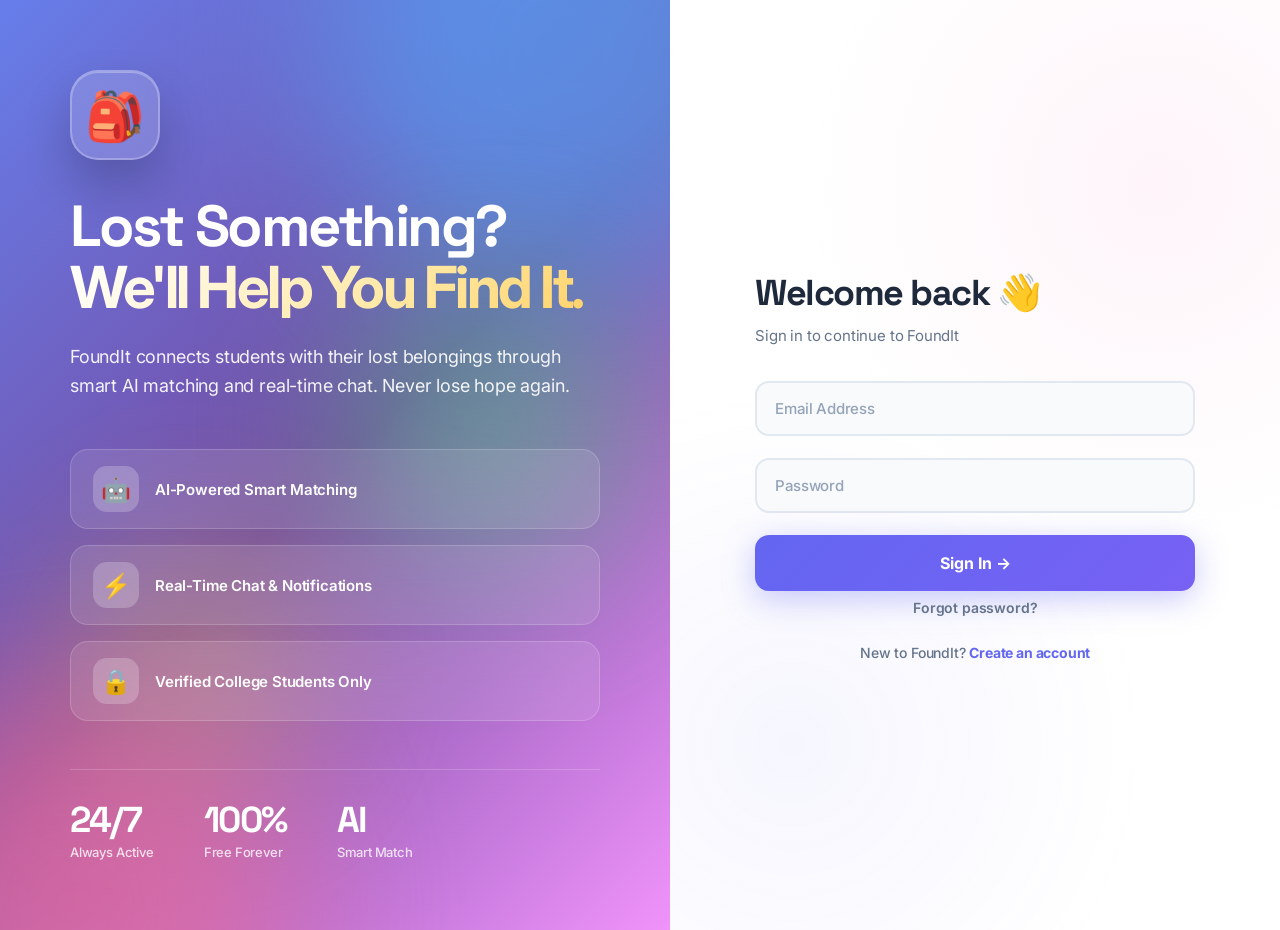
<file: frontend/html/item-details.html>
<!DOCTYPE html>
<html lang="en">
<head>
    <meta charset="UTF-8">
    <meta name="viewport" content="width=device-width, initial-scale=1.0">
    <title>FoundIt - Item Details</title>
    <link rel="stylesheet" href="../css/style.css">
    <link rel="stylesheet" href="../css/dashboard.css">
    <link href="https://fonts.googleapis.com/css2?family=Inter:wght@400;500;600;700;800;900&family=Space+Grotesk:wght@400;500;600;700&display=swap" rel="stylesheet">
    <style>
        .detail-card { background: white; border-radius: 24px; overflow: hidden; box-shadow: 0 4px 24px rgba(0,0,0,0.06); margin-bottom: 24px; }
        .detail-hero { position: relative; height: 380px; background: linear-gradient(135deg, #6366f1, #ec4899); display: flex; align-items: center; justify-content: center; overflow: hidden; }
        .detail-hero img { width: 100%; height: 100%; object-fit: contain; background: #000; }
        .detail-hero-icon { font-size: 140px; opacity: 0.4; }
        .detail-body { padding: 40px; }
        .detail-title { font-family: 'Space Grotesk', sans-serif; font-size: 36px; font-weight: 800; color: #1e293b; margin-bottom: 20px; letter-spacing: -1.5px; line-height: 1.2; }
        .detail-chips { display: flex; gap: 12px; flex-wrap: wrap; margin-bottom: 28px; }
        .detail-chip { display: flex; align-items: center; gap: 8px; background: #f1f5f9; padding: 11px 20px; border-radius: 12px; font-size: 14px; font-weight: 600; color: #64748b; }
        .detail-section-title { font-size: 12px; font-weight: 800; color: #64748b; text-transform: uppercase; letter-spacing: 1.5px; margin-bottom: 12px; }
        .detail-description { font-size: 16px; color: #1e293b; line-height: 1.7; margin-bottom: 32px; }
        .owner-card { background: linear-gradient(135deg, #f8fafc, #e0e7ff); padding: 26px; border-radius: 20px; display: flex; align-items: center; gap: 18px; flex-wrap: wrap; margin-bottom: 32px; }
        .owner-avatar { width: 60px; height: 60px; background: linear-gradient(135deg, #6366f1, #8b5cf6); border-radius: 50%; display: flex; align-items: center; justify-content: center; color: white; font-weight: 800; font-size: 24px; }
        .owner-info { flex: 1; min-width: 200px; }
        .owner-name { font-family: 'Space Grotesk', sans-serif; font-size: 20px; font-weight: 700; color: #1e293b; }
        .owner-branch { font-size: 13px; color: #64748b; margin-top: 3px; }
        .owner-phone { background: white; padding: 14px 22px; border-radius: 14px; text-decoration: none; color: #6366f1; font-weight: 700; font-size: 14px; box-shadow: 0 4px 16px rgba(0,0,0,0.08); }
        .btn-action { width: 100%; padding: 18px; border: none; border-radius: 14px; font-size: 16px; font-weight: 700; cursor: pointer; transition: all 0.3s; font-family: inherit; }
        .btn-claim { background: linear-gradient(135deg, #10b981, #059669); color: white; box-shadow: 0 12px 32px rgba(16, 185, 129, 0.4); }
        .btn-found { background: linear-gradient(135deg, #6366f1, #8b5cf6); color: white; box-shadow: 0 12px 32px rgba(99, 102, 241, 0.4); }
        .btn-action:hover { transform: translateY(-2px); }
    </style>
</head>
<body>
    <div class="app-layout">
        <aside class="dash-sidebar" id="sidebar">
            <a href="dashboard.html" class="dash-sidebar-brand">
                <div class="dash-sidebar-brand-icon">🎒</div>
                <h1>FoundIt</h1>
            </a>
            <nav class="dash-sidebar-nav">
                <a href="dashboard.html" class="dash-sidebar-link" data-page="dashboard"><span class="dash-sidebar-icon">🏠</span> Home</a>
                <a href="post-item.html" class="dash-sidebar-link" data-page="post-item"><span class="dash-sidebar-icon">📤</span> Post Item</a>
                <a href="my-items.html" class="dash-sidebar-link" data-page="my-items"><span class="dash-sidebar-icon">📁</span> My Items</a>
                <a href="claims.html" class="dash-sidebar-link" data-page="claims"><span class="dash-sidebar-icon">🔔</span> My Claims</a>
                <a href="messages.html" class="dash-sidebar-link" data-page="messages"><span class="dash-sidebar-icon">💬</span> Messages</a>
                <a href="notifications.html" class="dash-sidebar-link" data-page="notifications"><span class="dash-sidebar-icon">📬</span> Notifications</a>
                <a href="profile.html" class="dash-sidebar-link" data-page="profile"><span class="dash-sidebar-icon">👤</span> Profile</a>
                <div id="adminSection" style="display: none;">
                    <div class="dash-sidebar-section">Admin</div>
                    <a href="admin.html" class="dash-sidebar-link" data-page="admin"><span class="dash-sidebar-icon">👑</span> Admin Panel</a>
                </div>
            </nav>
            <div class="dash-sidebar-footer">
                <div class="dash-sidebar-user" onclick="logout()">
                    <div class="dash-sidebar-user-avatar" id="userAvatar">A</div>
                    <div class="dash-sidebar-user-info">
                        <div class="dash-sidebar-user-name" id="userName">User</div>
                        <div class="dash-sidebar-user-role" id="userRole">Student</div>
                    </div>
                </div>
            </div>
        </aside>

        <main class="dash-main">
            <div id="itemContainer">
                <div class="loading-container">
                    <div class="spinner"></div>
                    <p class="loading-text">Loading item details...</p>
                </div>
            </div>
        </main>
    </div>

    <script src="../js/api.js"></script>
    <script>
        if (!requireAuth()) throw new Error('Not logged in');

        document.querySelectorAll('.dash-sidebar-link').forEach(link => {
            if (link.dataset.page === 'my-items') link.classList.add('active');
        });
        const currentUser = getUser();
        if (currentUser.role === 'admin') document.getElementById('adminSection').style.display = 'block';
        document.getElementById('userName').textContent = currentUser.name;
        document.getElementById('userAvatar').textContent = currentUser.name.charAt(0).toUpperCase();
        document.getElementById('userRole').textContent = currentUser.role === 'admin' ? 'Administrator' : 'Student';

        const urlParams = new URLSearchParams(window.location.search);
        const itemId = urlParams.get('id');

        function getCategoryIcon(c) {
            const icons = { 'Electronics':'📱','Wallet':'👛','ID Card':'🪪','Books':'📚','Clothing':'👕','Accessories':'🕶️','Other':'📦' };
            return icons[c] || '📦';
        }

        async function loadItem() {
            try {
                const data = await apiRequest(`/items/${itemId}`);
                const item = data.item;
                const matches = data.matches || [];
                const isOwner = item.userId._id === currentUser.id;

                document.getElementById('itemContainer').innerHTML = `
                    <div style="max-width: 900px; margin: 0 auto;">
                        <a href="dashboard.html" style="display: inline-flex; align-items: center; gap: 8px; padding: 12px 22px; background: white; border: 2px solid #e2e8f0; border-radius: 12px; color: #64748b; font-weight: 600; text-decoration: none; margin-bottom: 24px;">← Back to Dashboard</a>

                        <div class="detail-card">
                            <div class="detail-hero">
                                ${item.imageUrl ? `<img src="${safeUrl(item.imageUrl)}" alt="">` : `<span class="detail-hero-icon">${getCategoryIcon(item.category)}</span>`}
                                <span class="dash-item-badge ${item.type}" style="position: absolute; top: 24px; right: 24px; font-size: 13px; padding: 10px 22px;">${item.type === 'lost' ? '🔴 LOST' : '🟢 FOUND'}</span>
                            </div>
                            <div class="detail-body">
                                <h1 class="detail-title">${escapeHtml(item.title)}</h1>
                                <div class="detail-chips">
                                    <div class="detail-chip">📁 ${escapeHtml(item.category)}</div>
                                    <div class="detail-chip">📍 ${escapeHtml(item.location)}</div>
                                    <div class="detail-chip">📅 ${new Date(item.createdAt).toLocaleDateString()}</div>
                                    <div class="detail-chip">👁️ ${item.views || 0} views</div>
                                </div>
                                <div class="detail-section-title">Description</div>
                                <p class="detail-description">${escapeHtml(item.description)}</p>
                                <div class="owner-card">
                                    <div class="owner-avatar">${(item.userId.name || 'U').charAt(0).toUpperCase()}</div>
                                    <div class="owner-info">
                                        <div style="font-size: 11px; color: #64748b; font-weight: 700; text-transform: uppercase; letter-spacing: 1px; margin-bottom: 5px;">Posted by</div>
                                        <div class="owner-name">${escapeHtml(item.userId.name)}</div>
                                        ${item.userId.branch ? `<div class="owner-branch">${escapeHtml(item.userId.branch)}</div>` : ''}
                                    </div>
                                    ${!isOwner && item.userId.phone ? `<a href="tel:${escapeHtml(item.userId.phone)}" class="owner-phone">📞 ${escapeHtml(item.userId.phone)}</a>` : ''}
                                </div>
                                ${isOwner ? `
                                    <div style="text-align: center; padding: 22px; background: linear-gradient(135deg, #fef3c7, #fde68a); border-radius: 18px; color: #92400e; font-weight: 700; font-size: 15px;">✨ This is your item</div>
                                ` : item.type === 'found' ? `
                                    <button onclick="showClaimForm()" class="btn-action btn-claim">🔔 Claim This Item (It's Mine!)</button>
                                ` : `
                                    <button onclick="showFoundForm()" class="btn-action btn-found">🎉 I Found This Item!</button>
                                `}

                                <div id="claimForm" style="display:none; margin-top: 24px; padding: 28px; background: linear-gradient(135deg, #f0fdf4, #dcfce7); border-radius: 20px; border: 2px solid #10b981;">
                                    <h3 style="font-family: 'Space Grotesk', sans-serif; font-size: 20px; font-weight: 700; margin-bottom: 20px;">🔔 Claim Request</h3>
                                    <textarea id="claimMessage" placeholder="Your message..." style="width:100%; padding:14px; border:2px solid #e2e8f0; border-radius:12px; font-family:inherit; min-height:100px; resize:vertical; margin-bottom:14px;"></textarea>
                                    <textarea id="claimProof" placeholder="Proof (unique details)..." style="width:100%; padding:14px; border:2px solid #e2e8f0; border-radius:12px; font-family:inherit; min-height:80px; resize:vertical; margin-bottom:16px;"></textarea>
                                    <div style="display:flex; gap:12px;">
                                        <button onclick="submitClaim()" style="flex:1;padding:14px;background:linear-gradient(135deg,#10b981,#059669);color:white;border:none;border-radius:12px;font-weight:700;cursor:pointer;font-family:inherit;">✓ Submit</button>
                                        <button onclick="hideClaimForm()" style="flex:1;padding:14px;background:#e2e8f0;color:#64748b;border:none;border-radius:12px;font-weight:700;cursor:pointer;font-family:inherit;">Cancel</button>
                                    </div>
                                </div>

                                <div id="foundForm" style="display:none; margin-top: 24px; padding: 28px; background: linear-gradient(135deg, #eff6ff, #dbeafe); border-radius: 20px; border: 2px solid #6366f1;">
                                    <h3 style="font-family: 'Space Grotesk', sans-serif; font-size: 20px; font-weight: 700; margin-bottom: 12px;">🎉 You Found This Item!</h3>
                                    <p style="color: #64748b; font-size: 14px; margin-bottom: 20px;">Send a message to the owner so they can contact you.</p>
                                    <textarea id="foundMessage" placeholder="Your message..." style="width:100%; padding:14px; border:2px solid #e2e8f0; border-radius:12px; font-family:inherit; min-height:100px; resize:vertical; margin-bottom:16px;"></textarea>
                                    <div style="display:flex; gap:12px;">
                                        <button onclick="submitFound()" style="flex:1;padding:14px;background:linear-gradient(135deg,#6366f1,#8b5cf6);color:white;border:none;border-radius:12px;font-weight:700;cursor:pointer;font-family:inherit;">✓ Send</button>
                                        <button onclick="hideFoundForm()" style="flex:1;padding:14px;background:#e2e8f0;color:#64748b;border:none;border-radius:12px;font-weight:700;cursor:pointer;font-family:inherit;">Cancel</button>
                                    </div>
                                </div>
                            </div>
                        </div>

                        ${matches.length > 0 ? `
                            <div style="background: linear-gradient(135deg, #fef3c7, #fde68a); border: 2px solid #f59e0b; border-radius: 20px; padding: 26px;">
                                <h3 style="font-family: 'Space Grotesk', sans-serif; font-size: 22px; font-weight: 700; color: #92400e; margin-bottom: 20px;">🎯 AI Found ${matches.length} Possible Match${matches.length > 1 ? 'es' : ''}!</h3>
                                ${matches.map(m => `
                                    <div onclick="window.location.href='item-details.html?id=${m.item._id}'" style="cursor:pointer; background: white; padding: 18px; border-radius: 14px; margin-bottom: 10px; border-left: 4px solid #10b981; display: flex; justify-content: space-between; align-items: center;">
                                        <div><h4 style="font-size: 16px; font-weight: 700; margin-bottom: 6px;">${escapeHtml(m.item.title)}</h4><p style="font-size: 13px; color: #64748b;">📍 ${escapeHtml(m.item.location)}</p></div>
                                        <div style="background: linear-gradient(135deg, #43e97b, #38f9d7); color: white; padding: 8px 18px; border-radius: 20px; font-size: 14px; font-weight: 800;">${m.score}%</div>
                                    </div>
                                `).join('')}
                            </div>
                        ` : ''}
                    </div>
                `;
            } catch (error) {
                document.getElementById('itemContainer').innerHTML = `
                    <div class="empty-state">
                        <span class="empty-icon">❌</span>
                        <h3>Item not found</h3>
                        <p>${escapeHtml(error.message)}</p>
                        <a href="dashboard.html" style="display: inline-block; margin-top: 24px; padding: 14px 28px; background: linear-gradient(135deg, #6366f1, #8b5cf6); color: white; text-decoration: none; border-radius: 14px; font-weight: 700;">← Back</a>
                    </div>
                `;
            }
        }

        function showClaimForm() { document.getElementById('claimForm').style.display = 'block'; document.getElementById('claimForm').scrollIntoView({ behavior: 'smooth', block: 'center' }); }
        function hideClaimForm() { document.getElementById('claimForm').style.display = 'none'; }
        function showFoundForm() { document.getElementById('foundForm').style.display = 'block'; document.getElementById('foundForm').scrollIntoView({ behavior: 'smooth', block: 'center' }); }
        function hideFoundForm() { document.getElementById('foundForm').style.display = 'none'; }

        async function submitClaim() {
            const message = document.getElementById('claimMessage').value;
            if (!message) return showToast('Please write a message', 'error');
            try {
                await apiRequest('/claims', 'POST', { itemId, message, proofDescription: document.getElementById('claimProof').value });
                showToast('🔔 Claim submitted!', 'success');
                setTimeout(() => window.location.href = 'claims.html', 1200);
            } catch (error) { showToast(error.message, 'error'); }
        }

        async function submitFound() {
            const message = document.getElementById('foundMessage').value;
            if (!message) return showToast('Please write a message', 'error');
            try {
                await apiRequest('/claims', 'POST', { itemId, message: `[FOUND] ${message}`, proofDescription: 'Not specified' });
                showToast('🎉 Message sent!', 'success');
                setTimeout(() => window.location.href = 'dashboard.html', 1200);
            } catch (error) { showToast(error.message, 'error'); }
        }

        loadItem();
    </script>
</body>
</html>
</file>
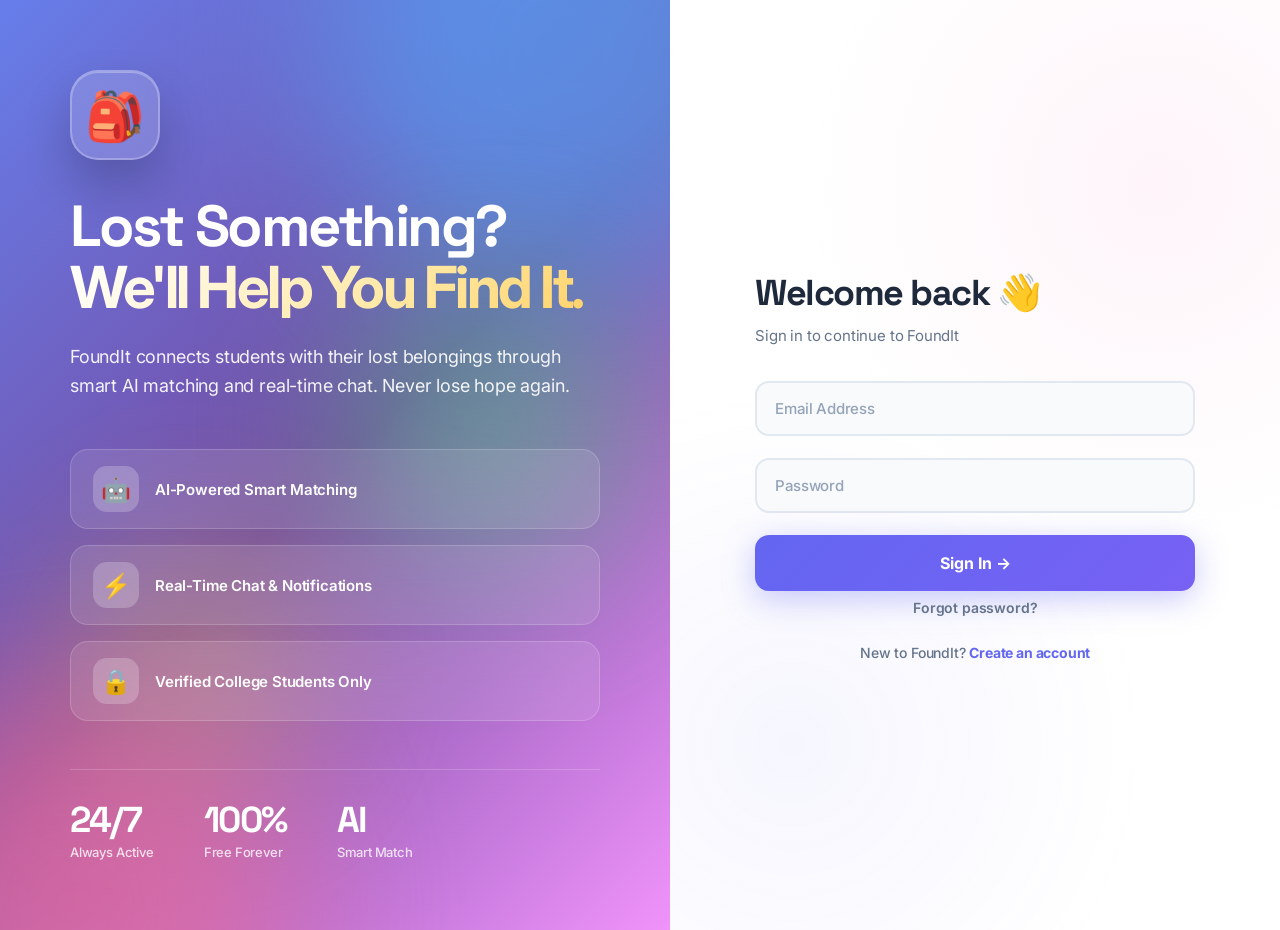
<file: frontend/html/messages.html>
<!DOCTYPE html>
<html lang="en">
<head>
    <meta charset="UTF-8">
    <meta name="viewport" content="width=device-width, initial-scale=1.0">
    <title>FoundIt - Messages</title>
    <link rel="stylesheet" href="../css/style.css">
    <link rel="stylesheet" href="../css/dashboard.css">
    <link href="https://fonts.googleapis.com/css2?family=Inter:wght@400;500;600;700;800;900&family=Space+Grotesk:wght@400;500;600;700&display=swap" rel="stylesheet">
    <style>
        .conv-card { background: white; border-radius: 16px; padding: 18px 22px; margin-bottom: 12px; display: flex; gap: 16px; align-items: center; cursor: pointer; transition: all 0.25s; border: 1px solid #f1f5f9; }
        .conv-card:hover { transform: translateY(-2px); box-shadow: 0 8px 24px rgba(0,0,0,0.06); }
        .conv-avatar { width: 52px; height: 52px; background: linear-gradient(135deg, #6366f1, #8b5cf6); border-radius: 50%; display: flex; align-items: center; justify-content: center; color: white; font-weight: 800; font-size: 20px; flex-shrink: 0; }
        .conv-info { flex: 1; min-width: 0; }
        .conv-name { font-family: 'Space Grotesk', sans-serif; font-size: 16px; font-weight: 700; color: #1e293b; margin-bottom: 4px; }
        .conv-item { font-size: 13px; color: #64748b; white-space: nowrap; overflow: hidden; text-overflow: ellipsis; }
        .conv-time { font-size: 12px; color: #94a3b8; font-weight: 600; }
        .conv-status { padding: 6px 12px; border-radius: 20px; font-size: 10px; font-weight: 800; background: #d1fae5; color: #047857; }
    </style>
</head>
<body>
    <div class="app-layout">
        <aside class="dash-sidebar" id="sidebar">
            <a href="dashboard.html" class="dash-sidebar-brand">
                <div class="dash-sidebar-brand-icon">🎒</div>
                <h1>FoundIt</h1>
            </a>
            <nav class="dash-sidebar-nav">
                <a href="dashboard.html" class="dash-sidebar-link" data-page="dashboard"><span class="dash-sidebar-icon">🏠</span> Home</a>
                <a href="post-item.html" class="dash-sidebar-link" data-page="post-item"><span class="dash-sidebar-icon">📤</span> Post Item</a>
                <a href="my-items.html" class="dash-sidebar-link" data-page="my-items"><span class="dash-sidebar-icon">📁</span> My Items</a>
                <a href="claims.html" class="dash-sidebar-link" data-page="claims"><span class="dash-sidebar-icon">🔔</span> My Claims</a>
                <a href="messages.html" class="dash-sidebar-link" data-page="messages"><span class="dash-sidebar-icon">💬</span> Messages</a>
                <a href="notifications.html" class="dash-sidebar-link" data-page="notifications"><span class="dash-sidebar-icon">📬</span> Notifications</a>
                <a href="profile.html" class="dash-sidebar-link" data-page="profile"><span class="dash-sidebar-icon">👤</span> Profile</a>
                <div id="adminSection" style="display: none;">
                    <div class="dash-sidebar-section">Admin</div>
                    <a href="admin.html" class="dash-sidebar-link" data-page="admin"><span class="dash-sidebar-icon">👑</span> Admin Panel</a>
                </div>
            </nav>
            <div class="dash-sidebar-footer">
                <div class="dash-sidebar-user" onclick="logout()">
                    <div class="dash-sidebar-user-avatar" id="userAvatar">A</div>
                    <div class="dash-sidebar-user-info">
                        <div class="dash-sidebar-user-name" id="userName">User</div>
                        <div class="dash-sidebar-user-role" id="userRole">Student</div>
                    </div>
                </div>
            </div>
        </aside>

        <main class="dash-main">
            <div class="dash-section-header">
                <h2 class="dash-section-title">💬 Messages</h2>
            </div>

            <div id="conversationsContainer">
                <div class="loading-container">
                    <div class="spinner"></div>
                    <p class="loading-text">Loading conversations...</p>
                </div>
            </div>
        </main>
    </div>

    <script src="../js/api.js"></script>
    <script>
        if (!requireAuth()) throw new Error('Not logged in');

        document.querySelectorAll('.dash-sidebar-link').forEach(link => {
            if (link.dataset.page === 'messages') link.classList.add('active');
        });
        const user = getUser();
        if (user.role === 'admin') document.getElementById('adminSection').style.display = 'block';
        document.getElementById('userName').textContent = user.name;
        document.getElementById('userAvatar').textContent = user.name.charAt(0).toUpperCase();
        document.getElementById('userRole').textContent = user.role === 'admin' ? 'Administrator' : 'Student';

        function timeAgo(date) {
            const s = Math.floor((Date.now() - new Date(date)) / 1000);
            if (s < 60) return 'just now';
            if (s < 3600) return Math.floor(s / 60) + 'm';
            if (s < 86400) return Math.floor(s / 3600) + 'h';
            if (s < 604800) return Math.floor(s / 86400) + 'd';
            return new Date(date).toLocaleDateString();
        }

        async function loadConversations() {
            const container = document.getElementById('conversationsContainer');

            try {
                const [received, myClaims] = await Promise.all([
                    apiRequest('/claims/received').catch(() => ({ claims: [] })),
                    apiRequest('/claims/my').catch(() => ({ claims: [] }))
                ]);

                const conversations = [];

                received.claims.filter(c => c.status === 'accepted' && c.claimantId).forEach(c => {
                    conversations.push({
                        otherId: c.claimantId._id,
                        otherName: c.claimantId.name,
                        itemTitle: c.itemId?.title || 'Item',
                        lastUpdate: c.respondedAt || c.updatedAt || c.createdAt
                    });
                });

                myClaims.claims.filter(c => c.status === 'accepted' && c.ownerId).forEach(c => {
                    conversations.push({
                        otherId: c.ownerId._id,
                        otherName: c.ownerId.name,
                        itemTitle: c.itemId?.title || 'Item',
                        lastUpdate: c.respondedAt || c.updatedAt || c.createdAt
                    });
                });

                const uniqueConvs = [];
                const seen = new Set();
                conversations.forEach(c => {
                    if (!seen.has(c.otherId)) {
                        seen.add(c.otherId);
                        uniqueConvs.push(c);
                    }
                });

                uniqueConvs.sort((a, b) => new Date(b.lastUpdate) - new Date(a.lastUpdate));

                if (uniqueConvs.length === 0) {
                    container.innerHTML = `
                        <div style="text-align: center; padding: 60px; background: white; border-radius: 20px; border: 2px dashed #e2e8f0;">
                            <div style="font-size: 64px; margin-bottom: 16px;">💬</div>
                            <h3 style="font-family: 'Space Grotesk', sans-serif; font-size: 20px; font-weight: 700; margin-bottom: 8px;">No conversations yet</h3>
                            <p style="color: #64748b;">Chats will appear here once a claim is accepted.</p>
                        </div>
                    `;
                    return;
                }

                container.innerHTML = uniqueConvs.map(c => `
                    <div class="conv-card" onclick="openChat('${c.otherId}', '${escapeHtml(c.otherName)}')">
                        <div class="conv-avatar">${c.otherName.charAt(0).toUpperCase()}</div>
                        <div class="conv-info">
                            <div class="conv-name">${escapeHtml(c.otherName)}</div>
                            <div class="conv-item">📦 ${escapeHtml(c.itemTitle)}</div>
                        </div>
                        <div style="text-align: right;">
                            <div class="conv-time">${timeAgo(c.lastUpdate)}</div>
                            <div class="conv-status">● Active</div>
                        </div>
                    </div>
                `).join('');
            } catch (error) {
                container.innerHTML = `
                    <div style="text-align: center; padding: 60px; background: white; border-radius: 20px;">
                        <div style="font-size: 64px; margin-bottom: 16px;">❌</div>
                        <h3 style="font-family: 'Space Grotesk', sans-serif; font-size: 20px; margin-bottom: 8px;">Failed to load</h3>
                        <p style="color: #64748b;">${escapeHtml(error.message)}</p>
                    </div>
                `;
            }
        }

        function openChat(otherId, otherName) {
            const roomId = [user.id, otherId].sort().join('_');
            window.location.href = `chat.html?room=${roomId}&name=${encodeURIComponent(otherName)}&other=${otherId}`;
        }

        loadConversations();
    </script>
</body>
</html>
</file>
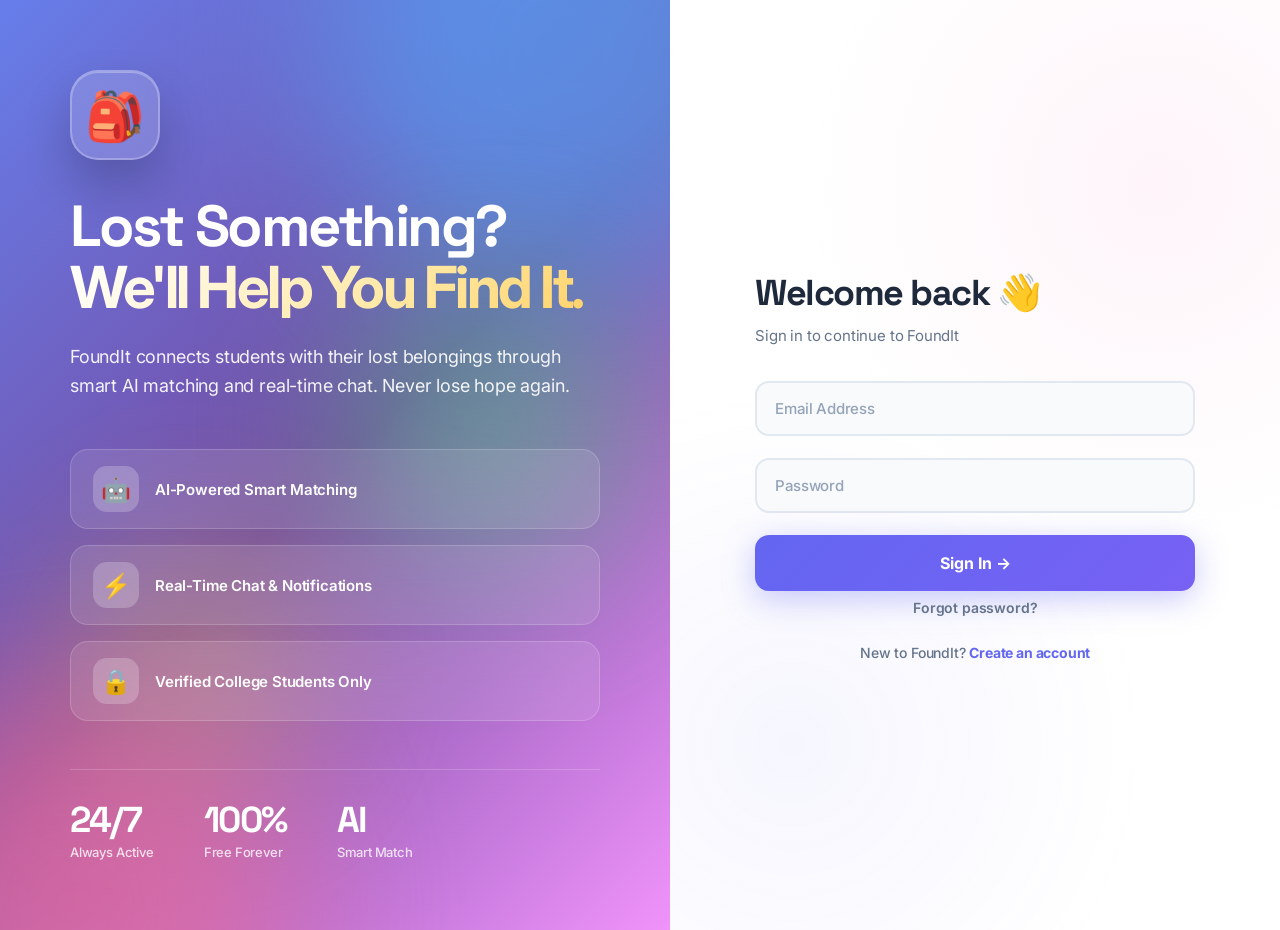
<file: frontend/html/my-items.html>
<!DOCTYPE html>
<html lang="en">
<head>
    <meta charset="UTF-8">
    <meta name="viewport" content="width=device-width, initial-scale=1.0">
    <title>FoundIt - My Items</title>
    <link rel="stylesheet" href="../css/style.css">
    <link rel="stylesheet" href="../css/dashboard.css">
    <link href="https://fonts.googleapis.com/css2?family=Inter:wght@400;500;600;700;800;900&family=Space+Grotesk:wght@400;500;600;700&display=swap" rel="stylesheet">
</head>
<body>
    <div class="app-layout">
        <aside class="dash-sidebar" id="sidebar">
            <a href="dashboard.html" class="dash-sidebar-brand">
                <div class="dash-sidebar-brand-icon">🎒</div>
                <h1>FoundIt</h1>
            </a>
            <nav class="dash-sidebar-nav">
                <a href="dashboard.html" class="dash-sidebar-link" data-page="dashboard"><span class="dash-sidebar-icon">🏠</span> Home</a>
                <a href="post-item.html" class="dash-sidebar-link" data-page="post-item"><span class="dash-sidebar-icon">📤</span> Post Item</a>
                <a href="my-items.html" class="dash-sidebar-link" data-page="my-items"><span class="dash-sidebar-icon">📁</span> My Items</a>
                <a href="claims.html" class="dash-sidebar-link" data-page="claims"><span class="dash-sidebar-icon">🔔</span> My Claims</a>
                <a href="messages.html" class="dash-sidebar-link" data-page="messages"><span class="dash-sidebar-icon">💬</span> Messages</a>
                <a href="notifications.html" class="dash-sidebar-link" data-page="notifications"><span class="dash-sidebar-icon">📬</span> Notifications</a>
                <a href="profile.html" class="dash-sidebar-link" data-page="profile"><span class="dash-sidebar-icon">👤</span> Profile</a>
                <div id="adminSection" style="display: none;">
                    <div class="dash-sidebar-section">Admin</div>
                    <a href="admin.html" class="dash-sidebar-link" data-page="admin"><span class="dash-sidebar-icon">👑</span> Admin Panel</a>
                </div>
            </nav>
            <div class="dash-sidebar-footer">
                <div class="dash-sidebar-user" onclick="logout()">
                    <div class="dash-sidebar-user-avatar" id="userAvatar">A</div>
                    <div class="dash-sidebar-user-info">
                        <div class="dash-sidebar-user-name" id="userName">User</div>
                        <div class="dash-sidebar-user-role" id="userRole">Student</div>
                    </div>
                </div>
            </div>
        </aside>

        <main class="dash-main">
            <div class="dash-section-header">
                <h2 class="dash-section-title">📁 My Items</h2>
                <a href="post-item.html" class="dash-section-link">+ Report New Item</a>
            </div>

            <div id="itemsContainer">
                <div class="dash-items-grid">
                    <div class="dash-skeleton"></div>
                    <div class="dash-skeleton"></div>
                    <div class="dash-skeleton"></div>
                </div>
            </div>
        </main>
    </div>

    <script src="../js/api.js"></script>
    <script>
        if (!requireAuth()) throw new Error('Not logged in');

        document.querySelectorAll('.dash-sidebar-link').forEach(link => {
            if (link.dataset.page === 'my-items') link.classList.add('active');
        });
        const user = getUser();
        if (user.role === 'admin') document.getElementById('adminSection').style.display = 'block';
        document.getElementById('userName').textContent = user.name;
        document.getElementById('userAvatar').textContent = user.name.charAt(0).toUpperCase();
        document.getElementById('userRole').textContent = user.role === 'admin' ? 'Administrator' : 'Student';

        function getCategoryIcon(c) {
            const icons = { 'Electronics':'📱','Wallet':'👛','ID Card':'🪪','Books':'📚','Clothing':'👕','Accessories':'🕶️','Other':'📦' };
            return icons[c] || '📦';
        }

        function timeAgo(date) {
            const s = Math.floor((Date.now() - new Date(date)) / 1000);
            if (s < 60) return 'just now';
            if (s < 3600) return Math.floor(s / 60) + ' min ago';
            if (s < 86400) return Math.floor(s / 3600) + ' hours ago';
            if (s < 604800) return Math.floor(s / 86400) + ' days ago';
            return new Date(date).toLocaleDateString();
        }

        async function loadMyItems() {
            try {
                const data = await apiRequest('/items/my');
                const items = data.items;
                const container = document.getElementById('itemsContainer');

                if (items.length === 0) {
                    container.innerHTML = `
                        <div style="text-align: center; padding: 60px; background: white; border-radius: 20px; border: 2px dashed #e2e8f0;">
                            <div style="font-size: 64px; margin-bottom: 16px;">📭</div>
                            <h3 style="font-family: 'Space Grotesk', sans-serif; font-size: 20px; font-weight: 700; margin-bottom: 8px;">No items yet</h3>
                            <p style="color: #64748b; margin-bottom: 20px;">You haven't reported any items yet.</p>
                            <a href="post-item.html" style="display: inline-block; padding: 14px 28px; background: linear-gradient(135deg, #6366f1, #8b5cf6); color: white; text-decoration: none; border-radius: 12px; font-weight: 700;">+ Report First Item</a>
                        </div>
                    `;
                    return;
                }

                container.innerHTML = `
                    <div class="dash-items-grid">
                        ${items.map(item => `
                            <div class="dash-item-card">
                                <div class="dash-item-image" onclick="viewItem('${item._id}')">
                                    ${item.imageUrl ? `<img src="${safeUrl(item.imageUrl)}" alt="">` : `<span style="font-size: 60px;">${getCategoryIcon(item.category)}</span>`}
                                    <span class="dash-item-badge ${item.type}">${item.type}</span>
                                </div>
                                <div class="dash-item-body">
                                    <div class="dash-item-title" onclick="viewItem('${item._id}')" style="cursor: pointer;">${escapeHtml(item.title)}</div>
                                    <div class="dash-item-meta">
                                        <div class="dash-item-meta-row">📍 ${escapeHtml(item.location)}</div>
                                        <div class="dash-item-meta-row">Status: <b style="color: ${item.status === 'resolved' ? '#10b981' : item.status === 'active' ? '#6366f1' : '#ef4444'}">${item.status}</b></div>
                                    </div>
                                    <div style="display:flex;gap:8px;margin-top:14px;">
                                        ${item.status === 'active' ? `
                                            <button onclick="event.stopPropagation(); updateStatus('${item._id}', 'resolved')" style="flex:1;padding:10px;background:linear-gradient(135deg,#10b981,#059669);color:white;border:none;border-radius:10px;font-weight:700;cursor:pointer;font-family:inherit;">✅ Resolve</button>
                                        ` : ''}
                                        <button onclick="event.stopPropagation(); deleteItem('${item._id}')" style="flex:1;padding:10px;background:linear-gradient(135deg,#ef4444,#dc2626);color:white;border:none;border-radius:10px;font-weight:700;cursor:pointer;font-family:inherit;">🗑️ Delete</button>
                                    </div>
                                </div>
                            </div>
                        `).join('')}
                    </div>
                `;
            } catch (error) {
                document.getElementById('itemsContainer').innerHTML = `
                    <div style="text-align: center; padding: 60px; background: white; border-radius: 20px;">
                        <div style="font-size: 64px; margin-bottom: 16px;">❌</div>
                        <h3 style="font-family: 'Space Grotesk', sans-serif; font-size: 20px; margin-bottom: 8px;">Failed to load</h3>
                        <p style="color: #64748b;">${escapeHtml(error.message)}</p>
                    </div>
                `;
            }
        }

        async function updateStatus(id, status) {
            try {
                await apiRequest(`/items/${id}`, 'PUT', { status });
                showToast('Item marked as resolved! ✅', 'success');
                loadMyItems();
            } catch (error) { showToast(error.message, 'error'); }
        }

        async function deleteItem(id) {
            if (!confirm('Delete this item?')) return;
            try {
                await apiRequest(`/items/${id}`, 'DELETE');
                showToast('Item deleted!', 'success');
                loadMyItems();
            } catch (error) { showToast(error.message, 'error'); }
        }

        function viewItem(id) { window.location.href = `item-details.html?id=${id}`; }

        loadMyItems();
    </script>
</body>
</html>
</file>
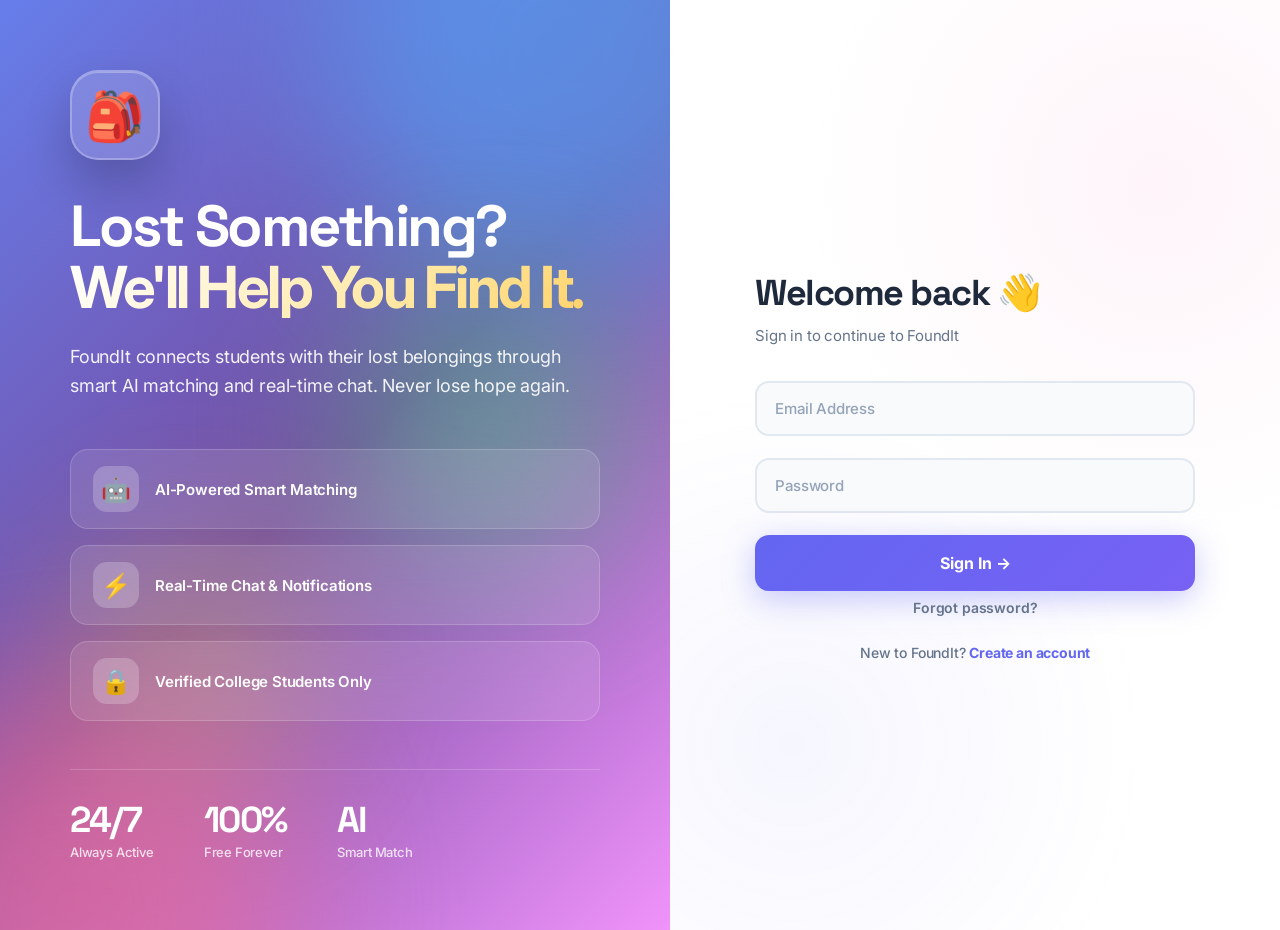
<file: frontend/html/notifications.html>
<!DOCTYPE html>
<html lang="en">
<head>
    <meta charset="UTF-8">
    <meta name="viewport" content="width=device-width, initial-scale=1.0">
    <title>FoundIt - Notifications</title>
    <link rel="stylesheet" href="../css/style.css">
    <link rel="stylesheet" href="../css/dashboard.css">
    <link href="https://fonts.googleapis.com/css2?family=Inter:wght@400;500;600;700;800;900&family=Space+Grotesk:wght@400;500;600;700&display=swap" rel="stylesheet">
    <style>
        .notif-card { background: white; border-radius: 16px; padding: 20px; margin-bottom: 12px; display: flex; gap: 16px; align-items: start; cursor: pointer; transition: all 0.25s; border: 1px solid #f1f5f9; }
        .notif-card:hover { transform: translateY(-2px); box-shadow: 0 8px 24px rgba(0,0,0,0.06); }
        .notif-card.unread { border-left: 5px solid #6366f1; }
        .notif-card.read { background: #f8fafc; border-left: 5px solid #cbd5e0; }
        .notif-icon { width: 52px; height: 52px; border-radius: 14px; display: flex; align-items: center; justify-content: center; font-size: 26px; flex-shrink: 0; }
        .notif-icon.match { background: linear-gradient(135deg, #fef3c7, #fde68a); }
        .notif-icon.claim { background: linear-gradient(135deg, #dbeafe, #bfdbfe); }
        .notif-icon.claim_response { background: linear-gradient(135deg, #d1fae5, #a7f3d0); }
        .notif-icon.chat { background: linear-gradient(135deg, #fce7f3, #fbcfe8); }
        .notif-icon.system { background: linear-gradient(135deg, #e0e7ff, #c7d2fe); }
        .notif-body { flex: 1; min-width: 0; }
        .notif-title-row { display: flex; justify-content: space-between; align-items: start; gap: 12px; margin-bottom: 6px; flex-wrap: wrap; }
        .notif-title { font-family: 'Space Grotesk', sans-serif; font-size: 16px; font-weight: 700; color: #1e293b; }
        .notif-time { font-size: 12px; color: #64748b; font-weight: 600; white-space: nowrap; }
        .notif-message { font-size: 14px; color: #64748b; line-height: 1.6; }
        .unread-dot { display: inline-block; width: 8px; height: 8px; background: #ef4444; border-radius: 50%; margin-left: 8px; }
    </style>
</head>
<body>
    <div class="app-layout">
        <aside class="dash-sidebar" id="sidebar">
            <a href="dashboard.html" class="dash-sidebar-brand">
                <div class="dash-sidebar-brand-icon">🎒</div>
                <h1>FoundIt</h1>
            </a>
            <nav class="dash-sidebar-nav">
                <a href="dashboard.html" class="dash-sidebar-link" data-page="dashboard"><span class="dash-sidebar-icon">🏠</span> Home</a>
                <a href="post-item.html" class="dash-sidebar-link" data-page="post-item"><span class="dash-sidebar-icon">📤</span> Post Item</a>
                <a href="my-items.html" class="dash-sidebar-link" data-page="my-items"><span class="dash-sidebar-icon">📁</span> My Items</a>
                <a href="claims.html" class="dash-sidebar-link" data-page="claims"><span class="dash-sidebar-icon">🔔</span> My Claims</a>
                <a href="messages.html" class="dash-sidebar-link" data-page="messages"><span class="dash-sidebar-icon">💬</span> Messages</a>
                <a href="notifications.html" class="dash-sidebar-link" data-page="notifications"><span class="dash-sidebar-icon">📬</span> Notifications</a>
                <a href="profile.html" class="dash-sidebar-link" data-page="profile"><span class="dash-sidebar-icon">👤</span> Profile</a>
                <div id="adminSection" style="display: none;">
                    <div class="dash-sidebar-section">Admin</div>
                    <a href="admin.html" class="dash-sidebar-link" data-page="admin"><span class="dash-sidebar-icon">👑</span> Admin Panel</a>
                </div>
            </nav>
            <div class="dash-sidebar-footer">
                <div class="dash-sidebar-user" onclick="logout()">
                    <div class="dash-sidebar-user-avatar" id="userAvatar">A</div>
                    <div class="dash-sidebar-user-info">
                        <div class="dash-sidebar-user-name" id="userName">User</div>
                        <div class="dash-sidebar-user-role" id="userRole">Student</div>
                    </div>
                </div>
            </div>
        </aside>

        <main class="dash-main">
            <div class="dash-section-header">
                <h2 class="dash-section-title">📬 Notifications</h2>
                <button onclick="markAllAsRead()" style="padding: 12px 22px; background: white; border: 2px solid #e2e8f0; border-radius: 12px; font-weight: 700; cursor: pointer; font-family: inherit; color: #64748b;">✓ Mark All Read</button>
            </div>

            <div id="notificationsContainer">
                <div class="loading-container">
                    <div class="spinner"></div>
                    <p class="loading-text">Loading notifications...</p>
                </div>
            </div>
        </main>
    </div>

    <script src="../js/api.js"></script>
    <script>
        if (!requireAuth()) throw new Error('Not logged in');

        document.querySelectorAll('.dash-sidebar-link').forEach(link => {
            if (link.dataset.page === 'notifications') link.classList.add('active');
        });
        const user = getUser();
        if (user.role === 'admin') document.getElementById('adminSection').style.display = 'block';
        document.getElementById('userName').textContent = user.name;
        document.getElementById('userAvatar').textContent = user.name.charAt(0).toUpperCase();
        document.getElementById('userRole').textContent = user.role === 'admin' ? 'Administrator' : 'Student';

        const ICONS = { 'match':'🎯', 'claim':'🔔', 'claim_response':'✅', 'chat':'💬', 'system':'📢' };

        function timeAgo(date) {
            const s = Math.floor((Date.now() - new Date(date)) / 1000);
            if (s < 60) return 'just now';
            if (s < 3600) return Math.floor(s / 60) + 'm ago';
            if (s < 86400) return Math.floor(s / 3600) + 'h ago';
            if (s < 604800) return Math.floor(s / 86400) + 'd ago';
            return new Date(date).toLocaleDateString();
        }

        async function loadNotifications() {
            try {
                const data = await apiRequest('/notifications');
                const notifications = data.notifications;
                const container = document.getElementById('notificationsContainer');

                if (notifications.length === 0) {
                    container.innerHTML = `
                        <div style="text-align: center; padding: 60px; background: white; border-radius: 20px; border: 2px dashed #e2e8f0;">
                            <div style="font-size: 64px; margin-bottom: 16px;">📭</div>
                            <h3 style="font-family: 'Space Grotesk', sans-serif; font-size: 20px; font-weight: 700; margin-bottom: 8px;">No notifications</h3>
                            <p style="color: #64748b;">When matches or claims happen, you'll see them here</p>
                        </div>
                    `;
                    return;
                }

                container.innerHTML = notifications.map(n => `
                    <div class="notif-card ${n.isRead ? 'read' : 'unread'}" onclick="markRead('${n._id}', ${n.isRead})">
                        <div class="notif-icon ${n.type}">${ICONS[n.type] || '📢'}</div>
                        <div class="notif-body">
                            <div class="notif-title-row">
                                <div class="notif-title">${escapeHtml(n.title)} ${!n.isRead ? '<span class="unread-dot"></span>' : ''}</div>
                                <div class="notif-time">${timeAgo(n.createdAt)}</div>
                            </div>
                            <p class="notif-message">${escapeHtml(n.message)}</p>
                        </div>
                    </div>
                `).join('');
            } catch (error) {
                document.getElementById('notificationsContainer').innerHTML = `
                    <div style="text-align: center; padding: 60px; background: white; border-radius: 20px;">
                        <div style="font-size: 64px; margin-bottom: 16px;">❌</div>
                        <h3 style="font-family: 'Space Grotesk', sans-serif; font-size: 20px; margin-bottom: 8px;">Failed to load</h3>
                        <p style="color: #64748b;">${escapeHtml(error.message)}</p>
                    </div>
                `;
            }
        }

        async function markRead(id, isRead) {
            if (isRead) return;
            try { await apiRequest(`/notifications/${id}/read`, 'PUT'); loadNotifications(); } catch (error) { console.error(error); }
        }

        async function markAllAsRead() {
            try {
                await apiRequest('/notifications/read-all', 'PUT');
                showToast('All marked as read! ✅', 'success');
                loadNotifications();
            } catch (error) { showToast(error.message, 'error'); }
        }

        loadNotifications();
    </script>
</body>
</html>
</file>
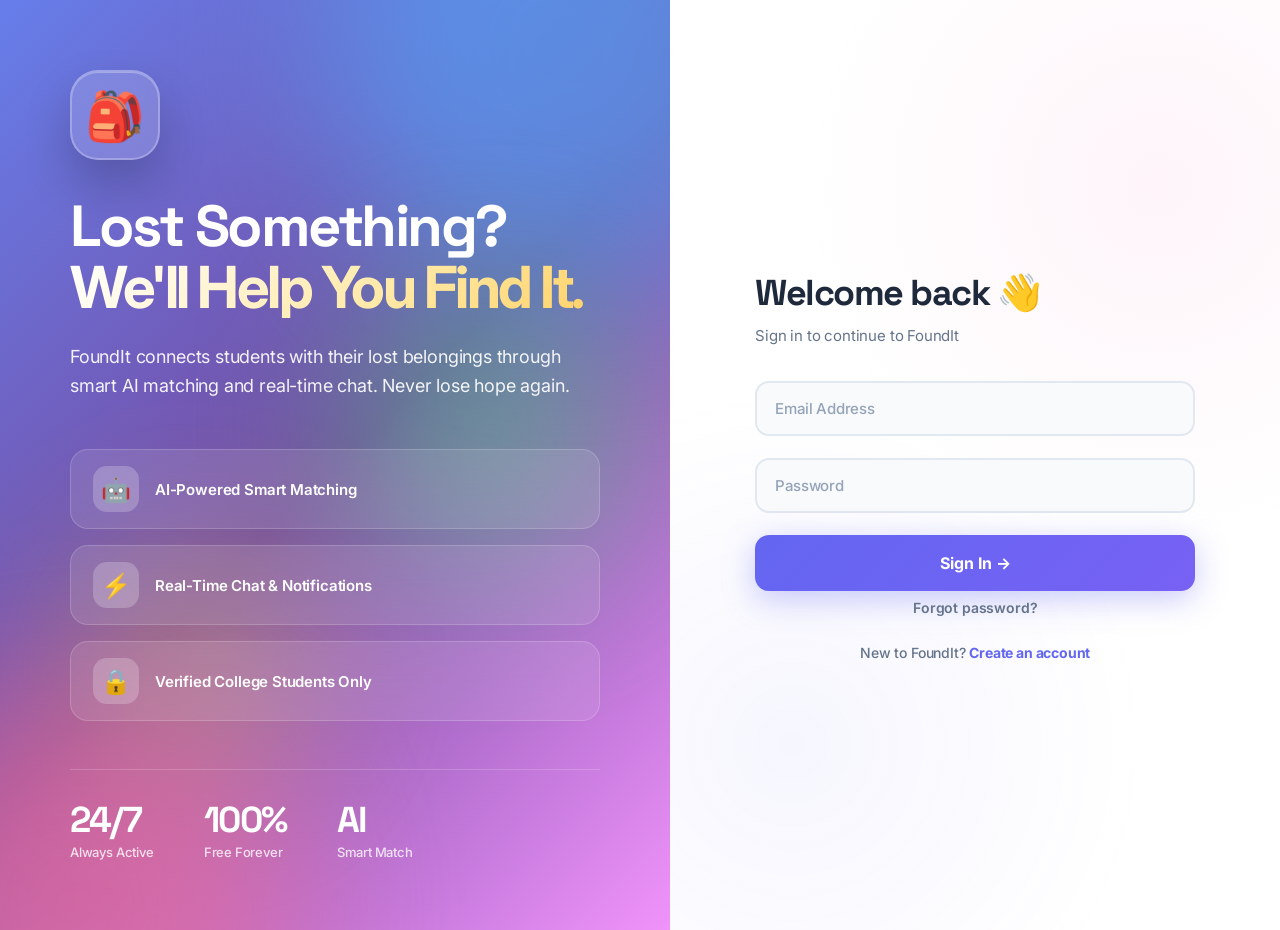
<file: frontend/html/post-item.html>
<!DOCTYPE html>
<html lang="en">
<head>
    <meta charset="UTF-8">
    <meta name="viewport" content="width=device-width, initial-scale=1.0">
    <title>FoundIt - Report Item</title>
    <link rel="stylesheet" href="../css/style.css">
    <link rel="stylesheet" href="../css/dashboard.css">
    <link href="https://fonts.googleapis.com/css2?family=Inter:wght@400;500;600;700;800;900&family=Space+Grotesk:wght@400;500;600;700&display=swap" rel="stylesheet">
    <style>
        .post-form-card { background: white; padding: 40px; border-radius: 24px; box-shadow: 0 4px 24px rgba(0,0,0,0.06); max-width: 800px; margin: 0 auto; }
        .post-header { text-align: center; margin-bottom: 40px; }
        .post-icon { display: inline-block; width: 80px; height: 80px; background: linear-gradient(135deg, #6366f1, #8b5cf6); border-radius: 24px; line-height: 80px; font-size: 40px; margin-bottom: 20px; box-shadow: 0 20px 48px rgba(99, 102, 241, 0.3); }
        .post-title { font-family: 'Space Grotesk', sans-serif; font-size: 32px; font-weight: 700; color: #1e293b; margin-bottom: 8px; letter-spacing: -1px; }
        .post-subtitle { color: #64748b; font-size: 15px; }
        .section-label { display: block; font-weight: 700; color: #1e293b; margin-bottom: 14px; font-size: 13px; text-transform: uppercase; letter-spacing: 1px; }
        .type-selector { display: grid; grid-template-columns: 1fr 1fr; gap: 16px; margin-bottom: 32px; }
        .type-option { padding: 24px 20px; border: 2px solid #e2e8f0; border-radius: 18px; cursor: pointer; transition: all 0.3s; text-align: center; background: #f8fafc; }
        .type-option:hover { border-color: #818cf8; transform: translateY(-3px); }
        .type-option.selected.lost { border-color: #ef4444; background: linear-gradient(135deg, #fef2f2, #fee2e2); box-shadow: 0 10px 30px rgba(239, 68, 68, 0.2); }
        .type-option.selected.found { border-color: #10b981; background: linear-gradient(135deg, #f0fdf4, #dcfce7); box-shadow: 0 10px 30px rgba(16, 185, 129, 0.2); }
        .type-option-icon { font-size: 42px; margin-bottom: 10px; }
        .type-option-label { font-family: 'Space Grotesk', sans-serif; font-weight: 700; font-size: 16px; color: #1e293b; }
        .type-option-desc { font-size: 12px; color: #64748b; margin-top: 6px; }
        .form-group { margin-bottom: 20px; }
        .form-group label { display: block; font-weight: 600; color: #334155; margin-bottom: 8px; font-size: 13px; }
        .form-group input, .form-group select, .form-group textarea { width: 100%; padding: 16px; border: 2px solid #e2e8f0; border-radius: 14px; font-size: 15px; background: #f8fafc; transition: all 0.25s; outline: none; font-family: inherit; }
        .form-group input:focus, .form-group select:focus, .form-group textarea:focus { border-color: #6366f1; background: white; box-shadow: 0 0 0 4px rgba(99, 102, 241, 0.1); }
        .form-group textarea { min-height: 120px; resize: vertical; }
        .upload-zone { border: 2px dashed #cbd5e0; border-radius: 18px; padding: 40px; text-align: center; cursor: pointer; transition: all 0.3s; background: #f8fafc; position: relative; min-height: 200px; display: flex; align-items: center; justify-content: center; }
        .upload-zone:hover { border-color: #6366f1; background: linear-gradient(135deg, #f0f4ff, #faf5ff); }
        .upload-zone.dragover { border-color: #6366f1; background: #e0e7ff; transform: scale(1.02); }
        .upload-icon { font-size: 56px; margin-bottom: 12px; display: block; }
        .remove-img-btn { position: absolute; top: 16px; right: 16px; background: linear-gradient(135deg, #ef4444, #dc2626); color: white; border: none; padding: 10px 18px; border-radius: 10px; font-weight: 700; cursor: pointer; font-size: 13px; }
        .btn-submit { width: 100%; padding: 18px; background: linear-gradient(135deg, #6366f1 0%, #8b5cf6 100%); color: white; border: none; border-radius: 14px; font-size: 16px; font-weight: 700; cursor: pointer; transition: all 0.3s; box-shadow: 0 8px 32px rgba(99, 102, 241, 0.35); font-family: inherit; margin-top: 24px; }
        .btn-submit:hover { transform: translateY(-2px); box-shadow: 0 12px 40px rgba(99, 102, 241, 0.5); }
        .btn-submit:disabled { opacity: 0.6; cursor: not-allowed; transform: none; }
    </style>
</head>
<body>
    <div class="app-layout">
        <aside class="dash-sidebar" id="sidebar">
            <a href="dashboard.html" class="dash-sidebar-brand">
                <div class="dash-sidebar-brand-icon">🎒</div>
                <h1>FoundIt</h1>
            </a>
            <nav class="dash-sidebar-nav">
                <a href="dashboard.html" class="dash-sidebar-link" data-page="dashboard"><span class="dash-sidebar-icon">🏠</span> Home</a>
                <a href="post-item.html" class="dash-sidebar-link" data-page="post-item"><span class="dash-sidebar-icon">📤</span> Post Item</a>
                <a href="my-items.html" class="dash-sidebar-link" data-page="my-items"><span class="dash-sidebar-icon">📁</span> My Items</a>
                <a href="claims.html" class="dash-sidebar-link" data-page="claims"><span class="dash-sidebar-icon">🔔</span> My Claims</a>
                <a href="messages.html" class="dash-sidebar-link" data-page="messages"><span class="dash-sidebar-icon">💬</span> Messages</a>
                <a href="notifications.html" class="dash-sidebar-link" data-page="notifications"><span class="dash-sidebar-icon">📬</span> Notifications</a>
                <a href="profile.html" class="dash-sidebar-link" data-page="profile"><span class="dash-sidebar-icon">👤</span> Profile</a>
                <div id="adminSection" style="display: none;">
                    <div class="dash-sidebar-section">Admin</div>
                    <a href="admin.html" class="dash-sidebar-link" data-page="admin"><span class="dash-sidebar-icon">👑</span> Admin Panel</a>
                </div>
            </nav>
            <div class="dash-sidebar-footer">
                <div class="dash-sidebar-user" onclick="logout()">
                    <div class="dash-sidebar-user-avatar" id="userAvatar">A</div>
                    <div class="dash-sidebar-user-info">
                        <div class="dash-sidebar-user-name" id="userName">User</div>
                        <div class="dash-sidebar-user-role" id="userRole">Student</div>
                    </div>
                </div>
            </div>
        </aside>

        <main class="dash-main">
            <div class="post-form-card">
                <div class="post-header">
                    <div class="post-icon">📦</div>
                    <h1 class="post-title">Report an Item</h1>
                    <p class="post-subtitle">Help someone find their lost item or report what you found</p>
                </div>

                <form id="itemForm">
                    <label class="section-label">I want to report...</label>
                    <div class="type-selector">
                        <div class="type-option lost" data-type="lost" onclick="selectType('lost')">
                            <div class="type-option-icon">🔴</div>
                            <div class="type-option-label">I Lost Something</div>
                            <div class="type-option-desc">Report a lost item</div>
                        </div>
                        <div class="type-option found" data-type="found" onclick="selectType('found')">
                            <div class="type-option-icon">🟢</div>
                            <div class="type-option-label">I Found Something</div>
                            <div class="type-option-desc">Report a found item</div>
                        </div>
                    </div>

                    <div class="form-group">
                        <label>Item Title *</label>
                        <input type="text" id="title" placeholder="e.g. Black Leather Wallet" required maxlength="100">
                    </div>

                    <div class="form-group">
                        <label>Category *</label>
                        <select id="category" required>
                            <option value="">Select category</option>
                            <option value="Electronics">📱 Electronics</option>
                            <option value="Wallet">👛 Wallet</option>
                            <option value="ID Card">🪪 ID Card</option>
                            <option value="Books">📚 Books</option>
                            <option value="Clothing">👕 Clothing</option>
                            <option value="Accessories">🕶️ Accessories</option>
                            <option value="Other">📦 Other</option>
                        </select>
                    </div>

                    <div class="form-group">
                        <label>Description *</label>
                        <textarea id="description" placeholder="Describe color, brand, unique marks..." required maxlength="500"></textarea>
                    </div>

                    <div class="form-group">
                        <label>Location (Campus Area) *</label>
                        <input type="text" id="location" placeholder="e.g. Library, Canteen, Block A" required maxlength="100">
                    </div>

                    <div class="form-group">
                        <label class="section-label">📸 Upload Photo (Optional)</label>
                        <div id="dropZone" class="upload-zone">
                            <input type="file" id="imageFile" accept="image/*" style="display:none;">
                            <div id="uploadPrompt">
                                <span class="upload-icon">📷</span>
                                <h4 style="font-family: 'Space Grotesk', sans-serif; font-weight: 700; margin-bottom: 6px;">Click to upload or drag & drop</h4>
                                <p style="font-size: 13px; color: #64748b;">JPG, PNG, WEBP (max 2MB)</p>
                            </div>
                            <div id="imagePreview" style="display:none; position: relative; width: 100%;">
                                <img id="previewImg" style="max-width: 100%; max-height: 400px; border-radius: 16px; box-shadow: 0 10px 30px rgba(0,0,0,0.15);">
                                <button type="button" onclick="removeImage()" class="remove-img-btn">✕ Remove</button>
                            </div>
                        </div>
                    </div>

                    <button type="submit" class="btn-submit" id="submitBtn">🚀 Post Item</button>
                </form>
            </div>
        </main>
    </div>

    <script src="../js/api.js"></script>
    <script>
        if (!requireAuth()) throw new Error('Not logged in');

        document.querySelectorAll('.dash-sidebar-link').forEach(link => {
            if (link.dataset.page === 'post-item') link.classList.add('active');
        });
        const user = getUser();
        if (user.role === 'admin') document.getElementById('adminSection').style.display = 'block';
        document.getElementById('userName').textContent = user.name;
        document.getElementById('userAvatar').textContent = user.name.charAt(0).toUpperCase();
        document.getElementById('userRole').textContent = user.role === 'admin' ? 'Administrator' : 'Student';

        let selectedType = '';
        let imageBase64 = '';

        const urlType = new URLSearchParams(window.location.search).get('type');
        if (urlType) selectType(urlType);

        function selectType(type) {
            selectedType = type;
            document.querySelectorAll('.type-option').forEach(el => el.classList.remove('selected'));
            document.querySelector(`.type-option.${type}`).classList.add('selected');
        }

        const dropZone = document.getElementById('dropZone');
        const fileInput = document.getElementById('imageFile');

        dropZone.addEventListener('click', (e) => {
            if (!e.target.closest('.remove-img-btn')) fileInput.click();
        });
        fileInput.addEventListener('change', (e) => handleFile(e.target.files[0]));
        dropZone.addEventListener('dragover', (e) => { e.preventDefault(); dropZone.classList.add('dragover'); });
        dropZone.addEventListener('dragleave', () => dropZone.classList.remove('dragover'));
        dropZone.addEventListener('drop', (e) => { e.preventDefault(); dropZone.classList.remove('dragover'); handleFile(e.dataTransfer.files[0]); });

        function handleFile(file) {
            if (!file) return;
            if (!file.type.startsWith('image/')) return showToast('Select an image file', 'error');
            if (file.size > 2 * 1024 * 1024) return showToast('Image too large (max 2MB)', 'error');
            const reader = new FileReader();
            reader.onload = (e) => {
                imageBase64 = e.target.result;
                document.getElementById('previewImg').src = imageBase64;
                document.getElementById('uploadPrompt').style.display = 'none';
                document.getElementById('imagePreview').style.display = 'block';
                showToast('Image uploaded! ✨', 'success');
            };
            reader.readAsDataURL(file);
        }

        function removeImage() {
            imageBase64 = '';
            fileInput.value = '';
            document.getElementById('uploadPrompt').style.display = 'block';
            document.getElementById('imagePreview').style.display = 'none';
        }

        document.getElementById('itemForm').addEventListener('submit', async (e) => {
            e.preventDefault();
            if (!selectedType) return showToast('Please select Lost or Found', 'error');

            const btn = document.getElementById('submitBtn');
            btn.disabled = true;
            btn.textContent = '🚀 Posting...';

            try {
                const data = await apiRequest('/items', 'POST', {
                    title: document.getElementById('title').value,
                    category: document.getElementById('category').value,
                    description: document.getElementById('description').value,
                    type: selectedType,
                    location: document.getElementById('location').value,
                    imageUrl: imageBase64
                });
                showToast(data.matches?.length > 0 ? `🎯 AI Found ${data.matches.length} Match(es)!` : '✨ Item posted!', 'success');
                setTimeout(() => window.location.href = 'dashboard.html', 1500);
            } catch (error) {
                showToast(error.message, 'error');
                btn.disabled = false;
                btn.textContent = '🚀 Post Item';
            }
        });
    </script>
</body>
</html>
</file>
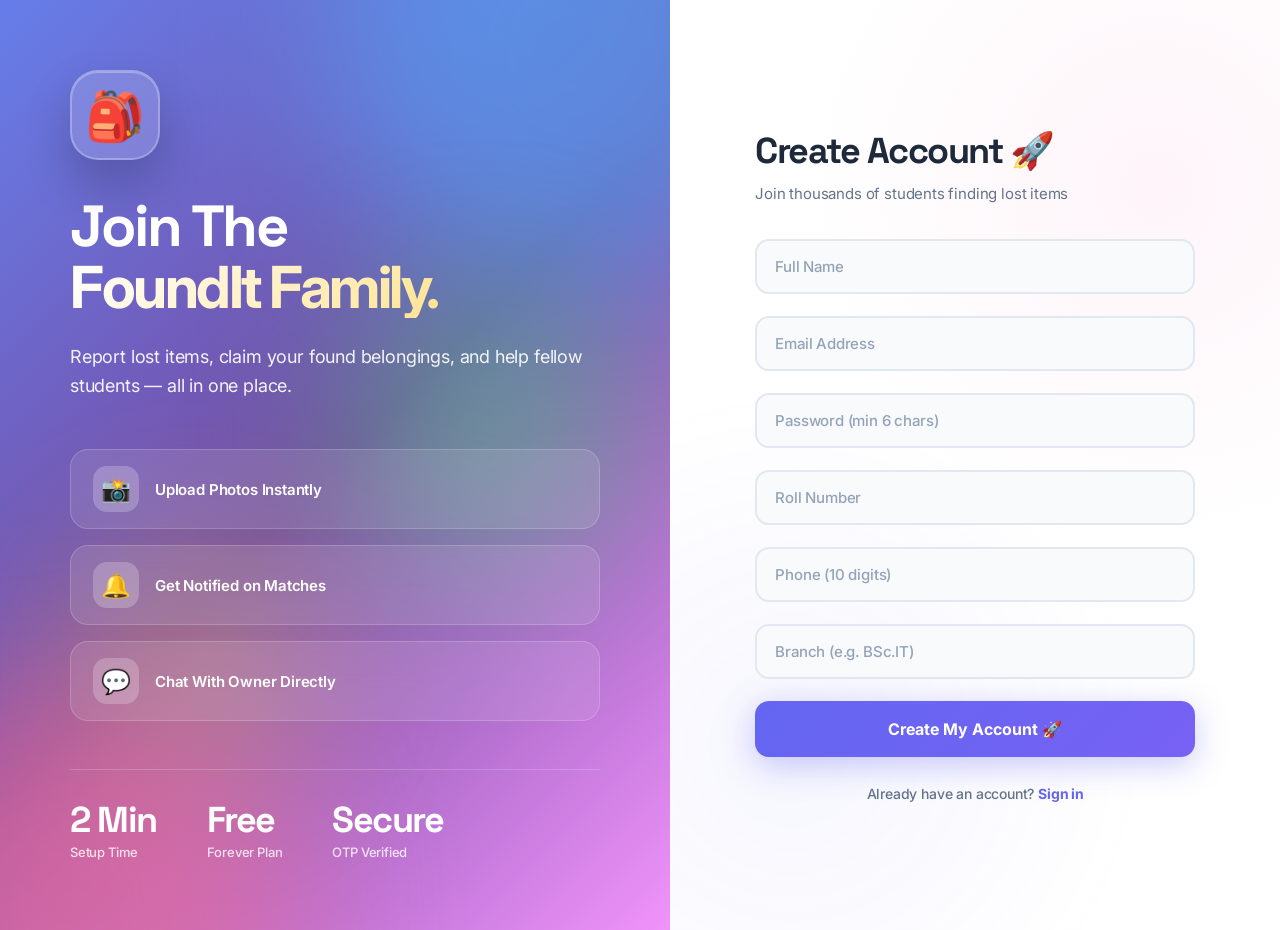
<file: frontend/html/register.html>
<!DOCTYPE html>
<html lang="en">
<head>
    <meta charset="UTF-8">
    <meta name="viewport" content="width=device-width, initial-scale=1.0">
    <title>FoundIt - Register</title>
    <link rel="stylesheet" href="../css/style.css">
    <link href="https://fonts.googleapis.com/css2?family=Inter:wght@400;500;600;700;800;900&family=Space+Grotesk:wght@400;500;600;700&display=swap" rel="stylesheet">
</head>
<body>
    <div class="auth-split">
        <div class="auth-showcase">
            <div class="blob-3"></div>
            <div class="blob-4"></div>
            <div class="showcase-content">
                <div class="showcase-logo">🎒</div>
                <h1 class="showcase-title">
                    Join The
                    <span>FoundIt Family.</span>
                </h1>
                <p class="showcase-subtitle">
                    Report lost items, claim your found belongings, and help fellow students — all in one place.
                </p>
                <div class="showcase-features">
                    <div class="showcase-feature">
                        <div class="showcase-feature-icon">📸</div>
                        <div class="showcase-feature-text">Upload Photos Instantly</div>
                    </div>
                    <div class="showcase-feature">
                        <div class="showcase-feature-icon">🔔</div>
                        <div class="showcase-feature-text">Get Notified on Matches</div>
                    </div>
                    <div class="showcase-feature">
                        <div class="showcase-feature-icon">💬</div>
                        <div class="showcase-feature-text">Chat With Owner Directly</div>
                    </div>
                </div>
                <div class="showcase-stats">
                    <div class="showcase-stat"><h3>2 Min</h3><p>Setup Time</p></div>
                    <div class="showcase-stat"><h3>Free</h3><p>Forever Plan</p></div>
                    <div class="showcase-stat"><h3>Secure</h3><p>OTP Verified</p></div>
                </div>
            </div>
        </div>

        <div class="auth-form-side">
            <div class="auth-form-box">
                <div id="registerStep">
                    <div class="mobile-logo">🎒</div>
                    <h1>Create Account 🚀</h1>
                    <p class="form-subtitle">Join thousands of students finding lost items</p>

                    <form id="registerForm">
                        <div class="form-field">
                            <input type="text" id="name" placeholder=" " required>
                            <label>Full Name</label>
                        </div>
                        <div class="form-field">
                            <input type="email" id="email" placeholder=" " required>
                            <label>Email Address</label>
                        </div>
                        <div class="form-field">
                            <input type="password" id="password" placeholder=" " required minlength="6">
                            <label>Password (min 6 chars)</label>
                        </div>
                        <div class="form-field">
                            <input type="text" id="rollNumber" placeholder=" " required>
                            <label>Roll Number</label>
                        </div>
                        <div class="form-field">
                            <input type="tel" id="phone" placeholder=" " required pattern="[0-9]{10}">
                            <label>Phone (10 digits)</label>
                        </div>
                        <div class="form-field">
                            <input type="text" id="branch" placeholder=" " required>
                            <label>Branch (e.g. BSc.IT)</label>
                        </div>
                        <button type="submit" class="btn btn-primary" id="registerBtn">Create My Account 🚀</button>
                    </form>

                    <p class="auth-footer">
                        Already have an account? <a href="index.html">Sign in</a>
                    </p>
                </div>

                <div id="otpStep" style="display:none; text-align:center;">
                    <div class="otp-icon-wrap">📧</div>
                    <h1 style="font-size:28px;">Check Your Email</h1>
                    <p class="form-subtitle">
                        We sent a 6-digit OTP to<br>
                        <b id="otpEmail" style="color:var(--primary);"></b>
                    </p>

                    <form id="otpForm">
                        <div class="form-field">
                            <input type="text" id="otpInput" class="otp-input" placeholder="000000" maxlength="6" required pattern="[0-9]{6}" autocomplete="off" inputmode="numeric">
                        </div>
                        <button type="submit" class="btn btn-success" id="verifyBtn">✅ Verify Email</button>
                    </form>

                    <p class="auth-footer" style="margin-top:20px;">
                        Didn't receive? <a href="#" id="resendLink">Resend OTP</a>
                    </p>
                    <p class="auth-footer" style="margin-top:8px;">
                        <a href="register.html" style="color:#64748b;">← Back to register</a>
                    </p>
                </div>
            </div>
        </div>
    </div>

    <script src="../js/api.js"></script>
    <script>
        const urlParams = new URLSearchParams(window.location.search);
        const verifyEmail = urlParams.get('verify') || localStorage.getItem('pendingVerifyEmail');

        if (verifyEmail) {
            document.getElementById('registerStep').style.display = 'none';
            document.getElementById('otpStep').style.display = 'block';
            document.getElementById('otpEmail').textContent = verifyEmail;
            localStorage.removeItem('pendingVerifyEmail');
        }

        document.getElementById('registerForm').addEventListener('submit', async (e) => {
            e.preventDefault();
            const btn = document.getElementById('registerBtn');
            btn.disabled = true;
            btn.textContent = 'Creating...';

            try {
                const data = await apiRequest('/auth/register', 'POST', {
                    name: document.getElementById('name').value,
                    email: document.getElementById('email').value,
                    password: document.getElementById('password').value,
                    rollNumber: document.getElementById('rollNumber').value,
                    phone: document.getElementById('phone').value,
                    branch: document.getElementById('branch').value
                });
                showToast('📧 OTP sent! Check your email', 'success');
                document.getElementById('otpEmail').textContent = data.email;
                document.getElementById('registerStep').style.display = 'none';
                document.getElementById('otpStep').style.display = 'block';
            } catch (error) {
                showToast(error.message, 'error');
                btn.disabled = false;
                btn.textContent = 'Create My Account 🚀';
            }
        });

        document.getElementById('otpForm').addEventListener('submit', async (e) => {
            e.preventDefault();
            const btn = document.getElementById('verifyBtn');
            btn.disabled = true;
            btn.textContent = 'Verifying...';

            try {
                const data = await apiRequest('/auth/verify-otp', 'POST', {
                    email: document.getElementById('otpEmail').textContent,
                    otp: document.getElementById('otpInput').value
                });
                saveAuth(data.token, data.user);
                showToast('🎉 Verified! Welcome!', 'success');
                setTimeout(() => window.location.href = 'dashboard.html', 1200);
            } catch (error) {
                showToast(error.message, 'error');
                btn.disabled = false;
                btn.textContent = '✅ Verify Email';
            }
        });

        document.getElementById('resendLink').addEventListener('click', async (e) => {
            e.preventDefault();
            try {
                await apiRequest('/auth/resend-otp', 'POST', {
                    email: document.getElementById('otpEmail').textContent
                });
                showToast('📧 New OTP sent!', 'success');
            } catch (error) {
                showToast(error.message, 'error');
            }
        });
    </script>
</body>
</html>
</file>
<file: frontend/css/style.css>
/* ============================================
   FOUNDIT - LOGIN & REGISTER STYLES
   Split-Screen Auth Design
   ============================================ */

* {
    margin: 0;
    padding: 0;
    box-sizing: border-box;
    font-family: 'Inter', -apple-system, BlinkMacSystemFont, sans-serif;
}

:root {
    --primary: #6366f1;
    --primary-dark: #4f46e5;
    --secondary: #ec4899;
    --success: #10b981;
    --danger: #ef4444;
    --warning: #f59e0b;
    --dark: #0a0a0f;
    --gray-900: #1e293b;
    --gray-700: #334155;
    --gray-500: #64748b;
    --gray-400: #94a3b8;
    --gray-200: #e2e8f0;
    --gray-100: #f1f5f9;
    --gray-50: #f8fafc;
    --white: #ffffff;
    --gradient-primary: linear-gradient(135deg, #6366f1 0%, #8b5cf6 100%);
    --gradient-aurora: linear-gradient(135deg, #667eea 0%, #764ba2 50%, #f093fb 100%);
    --shadow-sm: 0 1px 3px rgba(0,0,0,0.05);
    --shadow-md: 0 4px 16px rgba(0,0,0,0.06);
    --shadow-lg: 0 12px 32px rgba(0,0,0,0.08);
    --shadow-xl: 0 24px 56px rgba(0,0,0,0.12);
    --shadow-glow: 0 8px 32px rgba(99, 102, 241, 0.35);
}

html { scroll-behavior: smooth; }

body {
    font-family: 'Inter', sans-serif;
    background: var(--gray-50);
    min-height: 100vh;
    color: var(--gray-900);
    overflow-x: hidden;
    -webkit-font-smoothing: antialiased;
    letter-spacing: -0.011em;
}

/* ============================================
   AUTH SPLIT SCREEN
   ============================================ */

.auth-split {
    min-height: 100vh;
    display: grid;
    grid-template-columns: 1.1fr 1fr;
}

.auth-showcase {
    background: var(--gradient-aurora);
    position: relative;
    overflow: hidden;
    display: flex;
    flex-direction: column;
    justify-content: center;
    padding: 70px;
    color: white;
}

.auth-showcase::before,
.auth-showcase::after {
    content: '';
    position: absolute;
    border-radius: 50%;
    filter: blur(80px);
    opacity: 0.6;
    animation: blobFloat 10s ease-in-out infinite;
}

.auth-showcase::before {
    width: 500px;
    height: 500px;
    background: #4facfe;
    top: -200px;
    right: -150px;
}

.auth-showcase::after {
    width: 450px;
    height: 450px;
    background: #fa709a;
    bottom: -200px;
    left: -150px;
    animation-delay: 3s;
}

.blob-3 {
    position: absolute;
    width: 300px;
    height: 300px;
    background: #43e97b;
    border-radius: 50%;
    filter: blur(80px);
    opacity: 0.4;
    top: 30%;
    right: 5%;
    animation: blobFloat 10s ease-in-out infinite;
    animation-delay: 1.5s;
}

.blob-4 {
    position: absolute;
    width: 250px;
    height: 250px;
    background: #fee140;
    border-radius: 50%;
    filter: blur(80px);
    opacity: 0.3;
    bottom: 15%;
    left: 10%;
    animation: blobFloat 10s ease-in-out infinite;
    animation-delay: 4.5s;
}

@keyframes blobFloat {
    0%, 100% { transform: translate(0, 0) scale(1); }
    33% { transform: translate(40px, -50px) scale(1.15); }
    66% { transform: translate(-30px, 40px) scale(0.9); }
}

.showcase-content {
    position: relative;
    z-index: 2;
    max-width: 560px;
}

.showcase-logo {
    width: 90px;
    height: 90px;
    background: rgba(255,255,255,0.15);
    backdrop-filter: blur(24px);
    -webkit-backdrop-filter: blur(24px);
    border: 2px solid rgba(255,255,255,0.25);
    border-radius: 28px;
    display: flex;
    align-items: center;
    justify-content: center;
    font-size: 48px;
    margin-bottom: 36px;
    box-shadow: 0 24px 48px rgba(0,0,0,0.2), inset 0 1px 0 rgba(255,255,255,0.3);
    animation: logoBounce 3.5s ease-in-out infinite;
}

@keyframes logoBounce {
    0%, 100% { transform: translateY(0) rotate(0deg); }
    50% { transform: translateY(-12px) rotate(4deg); }
}

.showcase-title {
    font-family: 'Space Grotesk', sans-serif;
    font-size: 58px;
    font-weight: 700;
    line-height: 1.05;
    margin-bottom: 24px;
    letter-spacing: -2.5px;
}

.showcase-title span {
    display: block;
    background: linear-gradient(135deg, #fff 0%, #ffe9a7 60%, #ffd166 100%);
    -webkit-background-clip: text;
    -webkit-text-fill-color: transparent;
    background-clip: text;
}

.showcase-subtitle {
    font-size: 18px;
    line-height: 1.65;
    opacity: 0.92;
    margin-bottom: 48px;
    font-weight: 400;
}

.showcase-features {
    display: flex;
    flex-direction: column;
    gap: 16px;
    margin-bottom: 48px;
}

.showcase-feature {
    display: flex;
    align-items: center;
    gap: 16px;
    padding: 16px 22px;
    background: rgba(255,255,255,0.1);
    backdrop-filter: blur(20px);
    border: 1.5px solid rgba(255,255,255,0.18);
    border-radius: 18px;
    transition: all 0.35s cubic-bezier(0.16, 1, 0.3, 1);
}

.showcase-feature:hover {
    background: rgba(255,255,255,0.18);
    transform: translateX(10px);
    border-color: rgba(255,255,255,0.35);
}

.showcase-feature-icon {
    width: 46px;
    height: 46px;
    background: rgba(255,255,255,0.22);
    border-radius: 14px;
    display: flex;
    align-items: center;
    justify-content: center;
    font-size: 24px;
    flex-shrink: 0;
}

.showcase-feature-text {
    font-weight: 600;
    font-size: 15px;
}

.showcase-stats {
    display: flex;
    gap: 50px;
    padding-top: 32px;
    border-top: 1.5px solid rgba(255,255,255,0.18);
}

.showcase-stat h3 {
    font-family: 'Space Grotesk', sans-serif;
    font-size: 36px;
    font-weight: 700;
    line-height: 1;
    margin-bottom: 6px;
    letter-spacing: -1.5px;
}

.showcase-stat p {
    font-size: 13px;
    opacity: 0.8;
    font-weight: 500;
}

.auth-form-side {
    display: flex;
    align-items: center;
    justify-content: center;
    padding: 50px;
    background: #ffffff;
    position: relative;
    overflow-y: auto;
}

.auth-form-side::before {
    content: '';
    position: absolute;
    inset: 0;
    background: 
        radial-gradient(circle at 20% 80%, rgba(99, 102, 241, 0.06) 0%, transparent 40%),
        radial-gradient(circle at 80% 20%, rgba(236, 72, 153, 0.06) 0%, transparent 40%);
    pointer-events: none;
}

.auth-form-box {
    width: 100%;
    max-width: 440px;
    position: relative;
    z-index: 2;
    animation: slideUp 0.8s cubic-bezier(0.16, 1, 0.3, 1);
}

@keyframes slideUp {
    from { opacity: 0; transform: translateY(40px); }
    to { opacity: 1; transform: translateY(0); }
}

.auth-form-box h1 {
    font-family: 'Space Grotesk', sans-serif;
    font-size: 36px;
    font-weight: 700;
    color: var(--gray-900);
    margin-bottom: 10px;
    letter-spacing: -1.5px;
}

.auth-form-box .form-subtitle {
    color: var(--gray-500);
    font-size: 15px;
    margin-bottom: 36px;
}

.mobile-logo {
    display: none;
    width: 64px;
    height: 64px;
    background: var(--gradient-primary);
    border-radius: 20px;
    align-items: center;
    justify-content: center;
    font-size: 32px;
    margin-bottom: 24px;
    box-shadow: var(--shadow-glow);
}

/* FLOATING LABEL INPUTS */
.form-field {
    position: relative;
    margin-bottom: 22px;
}

.form-field input,
.form-field select,
.form-field textarea {
    width: 100%;
    padding: 22px 18px 10px 18px;
    border: 2px solid var(--gray-200);
    border-radius: 14px;
    font-size: 15px;
    font-weight: 500;
    color: var(--gray-900);
    background: var(--gray-50);
    transition: all 0.3s cubic-bezier(0.16, 1, 0.3, 1);
    outline: none;
    font-family: inherit;
}

.form-field textarea {
    min-height: 120px;
    resize: vertical;
    padding-top: 26px;
}

.form-field label {
    position: absolute;
    left: 20px;
    top: 18px;
    color: var(--gray-400);
    font-size: 15px;
    font-weight: 500;
    pointer-events: none;
    transition: all 0.25s cubic-bezier(0.16, 1, 0.3, 1);
}

.form-field input:focus,
.form-field select:focus,
.form-field textarea:focus,
.form-field input:not(:placeholder-shown),
.form-field textarea:not(:placeholder-shown) {
    border-color: var(--primary);
    background: white;
    box-shadow: 0 0 0 5px rgba(99, 102, 241, 0.1);
    transform: translateY(-1px);
}

.form-field input:focus + label,
.form-field textarea:focus + label,
.form-field input:not(:placeholder-shown) + label,
.form-field textarea:not(:placeholder-shown) + label {
    top: 8px;
    font-size: 10.5px;
    color: var(--primary);
    font-weight: 700;
    text-transform: uppercase;
    letter-spacing: 0.8px;
}

/* BUTTONS */
.btn {
    width: 100%;
    padding: 18px;
    border: none;
    border-radius: 14px;
    font-size: 16px;
    font-weight: 700;
    cursor: pointer;
    transition: all 0.35s cubic-bezier(0.16, 1, 0.3, 1);
    position: relative;
    overflow: hidden;
    font-family: inherit;
    display: flex;
    align-items: center;
    justify-content: center;
    gap: 10px;
}

.btn-primary {
    background: var(--gradient-primary);
    color: white;
    box-shadow: var(--shadow-glow);
    background-size: 200% 200%;
    animation: gradientShift 4s ease infinite;
}

@keyframes gradientShift {
    0%, 100% { background-position: 0% 50%; }
    50% { background-position: 100% 50%; }
}

.btn-primary:hover {
    transform: translateY(-3px);
    box-shadow: 0 16px 40px rgba(99, 102, 241, 0.45);
}

.btn-primary::before {
    content: '';
    position: absolute;
    top: 0;
    left: -100%;
    width: 100%;
    height: 100%;
    background: linear-gradient(90deg, transparent, rgba(255,255,255,0.4), transparent);
    transition: left 0.6s;
}

.btn-primary:hover::before { left: 100%; }

.btn-primary:disabled {
    opacity: 0.7;
    cursor: not-allowed;
    transform: none;
}

.btn-success {
    background: linear-gradient(135deg, #10b981 0%, #059669 100%);
    color: white;
    box-shadow: 0 8px 32px rgba(16, 185, 129, 0.35);
}

.btn-success:hover {
    transform: translateY(-3px);
    box-shadow: 0 16px 40px rgba(16, 185, 129, 0.45);
}

.auth-footer {
    text-align: center;
    margin-top: 28px;
    color: var(--gray-500);
    font-size: 14px;
    font-weight: 500;
}

.auth-footer a {
    color: var(--primary);
    font-weight: 700;
    text-decoration: none;
    position: relative;
}

.auth-footer a::after {
    content: '';
    position: absolute;
    bottom: -3px;
    left: 0;
    width: 0;
    height: 2px;
    background: var(--gradient-primary);
    transition: width 0.35s cubic-bezier(0.16, 1, 0.3, 1);
}

.auth-footer a:hover::after { width: 100%; }

/* OTP SCREEN */
.otp-icon-wrap {
    width: 100px;
    height: 100px;
    margin: 0 auto 28px;
    background: var(--gradient-aurora);
    border-radius: 50%;
    display: flex;
    align-items: center;
    justify-content: center;
    font-size: 46px;
    box-shadow: var(--shadow-glow);
    position: relative;
    animation: otpPulse 2.5s ease-in-out infinite;
}

.otp-icon-wrap::before,
.otp-icon-wrap::after {
    content: '';
    position: absolute;
    inset: -10px;
    border-radius: 50%;
    border: 2px solid rgba(99, 102, 241, 0.4);
    animation: ringPulse 2.5s ease-in-out infinite;
}

.otp-icon-wrap::after { animation-delay: 1.25s; }

@keyframes otpPulse {
    0%, 100% { transform: scale(1); }
    50% { transform: scale(1.06); }
}

@keyframes ringPulse {
    0% { transform: scale(1); opacity: 1; }
    100% { transform: scale(1.4); opacity: 0; }
}

.otp-input {
    width: 100%;
    padding: 24px !important;
    text-align: center !important;
    font-size: 38px !important;
    font-weight: 800 !important;
    letter-spacing: 14px !important;
    color: var(--primary) !important;
    border: 3px dashed var(--gray-200) !important;
    border-radius: 20px !important;
    background: var(--gray-50) !important;
    transition: all 0.3s ease !important;
    font-family: 'Space Grotesk', monospace !important;
}

.otp-input:focus {
    border-color: var(--primary) !important;
    border-style: solid !important;
    background: white !important;
    box-shadow: 0 0 0 8px rgba(99, 102, 241, 0.15) !important;
    transform: scale(1.03);
}

/* TOAST */
.toast {
    position: fixed;
    top: 28px;
    right: 28px;
    padding: 18px 28px;
    border-radius: 16px;
    color: white;
    font-weight: 600;
    z-index: 9999;
    animation: slideInRight 0.5s cubic-bezier(0.16, 1, 0.3, 1);
    box-shadow: 0 20px 48px rgba(0,0,0,0.25);
    min-width: 300px;
    font-size: 14px;
}

.toast.success { background: linear-gradient(135deg, #10b981, #059669); }
.toast.error { background: linear-gradient(135deg, #ef4444, #dc2626); }
.toast.info { background: linear-gradient(135deg, #3b82f6, #2563eb); }

@keyframes slideInRight {
    from { transform: translateX(450px); opacity: 0; }
    to { transform: translateX(0); opacity: 1; }
}

/* COMMON CLASSES */
.container {
    max-width: 1300px;
    margin: 0 auto;
    padding: 32px 24px;
}

.page-title {
    font-family: 'Space Grotesk', sans-serif;
    font-size: 32px;
    font-weight: 700;
    color: var(--gray-900);
    letter-spacing: -1px;
}

.page-subtitle {
    color: var(--gray-500);
    font-size: 15px;
    margin-top: 6px;
}

.gradient-text {
    background: var(--gradient-primary);
    -webkit-background-clip: text;
    -webkit-text-fill-color: transparent;
}

.loading-container { text-align: center; padding: 60px 20px; }

.spinner {
    width: 50px;
    height: 50px;
    border: 4px solid var(--gray-200);
    border-top: 4px solid var(--primary);
    border-radius: 50%;
    margin: 0 auto 16px;
    animation: spin 0.8s linear infinite;
}

@keyframes spin { to { transform: rotate(360deg); } }

.loading-text { color: var(--gray-500); font-weight: 600; font-size: 15px; }

.empty-state {
    text-align: center;
    padding: 80px 30px;
    background: white;
    border-radius: 24px;
    box-shadow: var(--shadow-md);
    border: 2px dashed var(--gray-200);
}

.empty-icon {
    font-size: 80px;
    margin-bottom: 20px;
    display: block;
    animation: bounceSoft 2.5s ease-in-out infinite;
}

@keyframes bounceSoft {
    0%, 100% { transform: translateY(0); }
    50% { transform: translateY(-8px); }
}

.empty-state h3 {
    font-family: 'Space Grotesk', sans-serif;
    font-size: 22px;
    font-weight: 700;
    color: var(--gray-900);
    margin-bottom: 8px;
}

.empty-state p { color: var(--gray-500); font-size: 15px; }

/* RESPONSIVE */
@media (max-width: 968px) {
    .auth-split { grid-template-columns: 1fr; }
    .auth-showcase { display: none; }
    .mobile-logo { display: flex; }
    .auth-form-side { padding: 28px; min-height: 100vh; }
}

@media (max-width: 768px) {
    .auth-form-box h1 { font-size: 28px; }
    .toast { left: 16px; right: 16px; min-width: auto; }
    .otp-input { font-size: 30px !important; letter-spacing: 10px !important; }
}

/* SCROLLBAR */
::-webkit-scrollbar { width: 10px; height: 10px; }
::-webkit-scrollbar-track { background: var(--gray-100); }
::-webkit-scrollbar-thumb { background: var(--gray-300); border-radius: 5px; }
::-webkit-scrollbar-thumb:hover { background: var(--primary); }
</file>
<file: frontend/css/dashboard.css>
/* ============================================
   FOUNDIT - MODERN DASHBOARD STYLES
   Sidebar-Based Layout
   ============================================ */

.app-layout {
    display: grid;
    grid-template-columns: 260px 1fr;
    min-height: 100vh;
    background: #f8fafc;
}

/* SIDEBAR */
.dash-sidebar {
    background: #ffffff;
    border-right: 1px solid #e2e8f0;
    padding: 24px 0;
    position: sticky;
    top: 0;
    height: 100vh;
    overflow-y: auto;
    display: flex;
    flex-direction: column;
}

.dash-sidebar-brand {
    display: flex;
    align-items: center;
    gap: 12px;
    padding: 0 24px 24px;
    border-bottom: 1px solid #f1f5f9;
    margin-bottom: 20px;
    text-decoration: none;
}

.dash-sidebar-brand-icon {
    width: 40px;
    height: 40px;
    background: linear-gradient(135deg, #6366f1 0%, #8b5cf6 100%);
    border-radius: 12px;
    display: flex;
    align-items: center;
    justify-content: center;
    font-size: 20px;
    box-shadow: 0 8px 24px rgba(99, 102, 241, 0.3);
}

.dash-sidebar-brand h1 {
    font-family: 'Space Grotesk', sans-serif;
    font-size: 20px;
    font-weight: 700;
    color: #1e293b;
    letter-spacing: -0.5px;
}

.dash-sidebar-nav {
    flex: 1;
    padding: 0 16px;
    display: flex;
    flex-direction: column;
    gap: 4px;
}

.dash-sidebar-link {
    display: flex;
    align-items: center;
    gap: 12px;
    padding: 12px 14px;
    border-radius: 12px;
    text-decoration: none;
    color: #64748b;
    font-weight: 600;
    font-size: 14px;
    transition: all 0.25s cubic-bezier(0.16, 1, 0.3, 1);
    cursor: pointer;
    border: none;
    background: transparent;
    font-family: inherit;
    width: 100%;
    text-align: left;
}

.dash-sidebar-link:hover {
    background: #f8fafc;
    color: #6366f1;
    transform: translateX(4px);
}

.dash-sidebar-link.active {
    background: linear-gradient(135deg, #6366f1 0%, #8b5cf6 100%);
    color: white;
    box-shadow: 0 8px 24px rgba(99, 102, 241, 0.3);
}

.dash-sidebar-icon {
    font-size: 18px;
    width: 24px;
    text-align: center;
}

.dash-sidebar-badge {
    margin-left: auto;
    background: #ef4444;
    color: white;
    font-size: 10px;
    font-weight: 800;
    padding: 3px 7px;
    border-radius: 10px;
    min-width: 18px;
    text-align: center;
}

.dash-sidebar-section {
    padding: 16px 12px 8px;
    font-size: 11px;
    font-weight: 700;
    color: #94a3b8;
    text-transform: uppercase;
    letter-spacing: 1px;
}

.dash-sidebar-footer {
    padding: 16px;
    border-top: 1px solid #f1f5f9;
}

.dash-sidebar-user {
    display: flex;
    align-items: center;
    gap: 12px;
    padding: 12px;
    border-radius: 12px;
    background: #f8fafc;
    cursor: pointer;
    transition: all 0.25s;
}

.dash-sidebar-user:hover { background: #eef2ff; }

.dash-sidebar-user-avatar {
    width: 40px;
    height: 40px;
    background: linear-gradient(135deg, #6366f1 0%, #8b5cf6 100%);
    border-radius: 50%;
    display: flex;
    align-items: center;
    justify-content: center;
    color: white;
    font-weight: 800;
    font-size: 16px;
    flex-shrink: 0;
}

.dash-sidebar-user-info { flex: 1; min-width: 0; }

.dash-sidebar-user-name {
    font-weight: 700;
    font-size: 14px;
    color: #1e293b;
    white-space: nowrap;
    overflow: hidden;
    text-overflow: ellipsis;
}

.dash-sidebar-user-role { font-size: 12px; color: #64748b; }

/* MAIN */
.dash-main {
    padding: 24px 32px;
    overflow-x: hidden;
}

/* TOP BAR */
.dash-topbar {
    display: flex;
    align-items: center;
    justify-content: space-between;
    margin-bottom: 28px;
    gap: 20px;
    flex-wrap: wrap;
}

.dash-search {
    flex: 1;
    min-width: 300px;
    max-width: 600px;
    position: relative;
}

.dash-search input {
    width: 100%;
    padding: 14px 20px 14px 48px;
    border: 2px solid #e2e8f0;
    border-radius: 14px;
    font-size: 14px;
    background: white;
    outline: none;
    transition: all 0.25s;
    font-family: inherit;
}

.dash-search input:focus {
    border-color: #6366f1;
    box-shadow: 0 0 0 4px rgba(99, 102, 241, 0.1);
}

.dash-search::before {
    content: '🔍';
    position: absolute;
    left: 18px;
    top: 50%;
    transform: translateY(-50%);
    font-size: 16px;
    opacity: 0.5;
}

.dash-topbar-actions {
    display: flex;
    align-items: center;
    gap: 12px;
}

.dash-icon-btn {
    width: 44px;
    height: 44px;
    background: white;
    border: 1px solid #e2e8f0;
    border-radius: 50%;
    display: flex;
    align-items: center;
    justify-content: center;
    font-size: 18px;
    cursor: pointer;
    transition: all 0.25s;
    position: relative;
    color: #64748b;
}

.dash-icon-btn:hover {
    background: #eef2ff;
    color: #6366f1;
    transform: translateY(-2px);
    box-shadow: 0 4px 16px rgba(0,0,0,0.06);
}

.dash-icon-btn-badge {
    position: absolute;
    top: 0;
    right: 0;
    width: 18px;
    height: 18px;
    background: #ef4444;
    border-radius: 50%;
    display: flex;
    align-items: center;
    justify-content: center;
    font-size: 10px;
    font-weight: 800;
    color: white;
    border: 2px solid white;
}

.dash-user-chip {
    display: flex;
    align-items: center;
    gap: 12px;
    padding: 6px 16px 6px 6px;
    background: white;
    border: 1px solid #e2e8f0;
    border-radius: 50px;
    cursor: pointer;
    transition: all 0.25s;
}

.dash-user-chip:hover {
    box-shadow: 0 4px 16px rgba(0,0,0,0.08);
    transform: translateY(-1px);
}

.dash-user-chip-avatar {
    width: 36px;
    height: 36px;
    background: linear-gradient(135deg, #6366f1 0%, #8b5cf6 100%);
    border-radius: 50%;
    display: flex;
    align-items: center;
    justify-content: center;
    color: white;
    font-weight: 800;
    font-size: 14px;
}

.dash-user-chip-name {
    font-size: 13px;
    font-weight: 700;
    color: #1e293b;
}

.dash-user-chip-role { font-size: 11px; color: #64748b; }

/* HERO */
.dash-hero {
    background: linear-gradient(135deg, #1e293b 0%, #4f46e5 100%);
    border-radius: 24px;
    padding: 40px;
    margin-bottom: 28px;
    position: relative;
    overflow: hidden;
    color: white;
    min-height: 220px;
    display: flex;
    align-items: center;
}

.dash-hero::before {
    content: '';
    position: absolute;
    inset: 0;
    background-image: 
        radial-gradient(circle at 90% 20%, rgba(255,255,255,0.08) 0%, transparent 40%),
        radial-gradient(circle at 10% 90%, rgba(255,255,255,0.05) 0%, transparent 40%);
    pointer-events: none;
}

.dash-hero-content { position: relative; z-index: 2; flex: 1; }

.dash-hero-title {
    font-family: 'Space Grotesk', sans-serif;
    font-size: 32px;
    font-weight: 800;
    line-height: 1.2;
    margin-bottom: 12px;
    letter-spacing: -1px;
}

.dash-hero-title span { color: #a5b4fc; }

.dash-hero-subtitle {
    font-size: 15px;
    opacity: 0.9;
    margin-bottom: 24px;
    max-width: 500px;
}

.dash-hero-buttons {
    display: flex;
    gap: 12px;
    flex-wrap: wrap;
}

.dash-hero-btn {
    padding: 14px 24px;
    border-radius: 14px;
    font-weight: 700;
    font-size: 14px;
    cursor: pointer;
    border: none;
    transition: all 0.25s;
    text-decoration: none;
    display: inline-flex;
    align-items: center;
    gap: 8px;
    font-family: inherit;
}

.dash-hero-btn-primary {
    background: white;
    color: #1e293b;
}

.dash-hero-btn-primary:hover {
    transform: translateY(-2px);
    box-shadow: 0 12px 32px rgba(255,255,255,0.2);
}

.dash-hero-btn-secondary {
    background: rgba(255,255,255,0.15);
    color: white;
    backdrop-filter: blur(10px);
    border: 1px solid rgba(255,255,255,0.2);
}

.dash-hero-btn-secondary:hover {
    background: rgba(255,255,255,0.25);
    transform: translateY(-2px);
}

.dash-hero-illustration {
    font-size: 140px;
    opacity: 0.15;
    position: absolute;
    right: 40px;
    bottom: -20px;
    transform: rotate(-10deg);
    pointer-events: none;
}

/* STATS */
.dash-stats {
    display: grid;
    grid-template-columns: repeat(auto-fit, minmax(200px, 1fr));
    gap: 16px;
    margin-bottom: 28px;
}

.dash-stat-card {
    background: white;
    padding: 20px 24px;
    border-radius: 20px;
    box-shadow: 0 2px 8px rgba(0,0,0,0.04);
    display: flex;
    align-items: center;
    gap: 16px;
    transition: all 0.3s;
    border: 1px solid #f1f5f9;
}

.dash-stat-card:hover {
    transform: translateY(-3px);
    box-shadow: 0 12px 32px rgba(0,0,0,0.08);
}

.dash-stat-icon {
    width: 52px;
    height: 52px;
    border-radius: 12px;
    display: flex;
    align-items: center;
    justify-content: center;
    font-size: 24px;
    flex-shrink: 0;
}

.dash-stat-icon.blue { background: #dbeafe; }
.dash-stat-icon.red { background: #fee2e2; }
.dash-stat-icon.green { background: #d1fae5; }
.dash-stat-icon.purple { background: #e0e7ff; }

.dash-stat-value {
    font-family: 'Space Grotesk', sans-serif;
    font-size: 28px;
    font-weight: 800;
    color: #1e293b;
    line-height: 1;
    margin-bottom: 4px;
    letter-spacing: -1px;
}

.dash-stat-label { font-size: 13px; color: #64748b; font-weight: 600; }

/* FILTERS */
.dash-filters {
    display: flex;
    gap: 10px;
    margin-bottom: 24px;
    flex-wrap: wrap;
    align-items: center;
}

.dash-filter-chip {
    padding: 10px 18px;
    background: white;
    border: 1px solid #e2e8f0;
    border-radius: 50px;
    font-size: 13px;
    font-weight: 600;
    color: #64748b;
    cursor: pointer;
    transition: all 0.25s;
    font-family: inherit;
    display: inline-flex;
    align-items: center;
    gap: 6px;
}

.dash-filter-chip:hover {
    border-color: #6366f1;
    color: #6366f1;
}

.dash-filter-chip.active {
    background: linear-gradient(135deg, #6366f1 0%, #8b5cf6 100%);
    color: white;
    border-color: transparent;
    box-shadow: 0 8px 24px rgba(99, 102, 241, 0.3);
}

.dash-filter-dropdown {
    padding: 10px 18px;
    background: white;
    border: 1px solid #e2e8f0;
    border-radius: 50px;
    font-size: 13px;
    font-weight: 600;
    color: #64748b;
    cursor: pointer;
    outline: none;
    font-family: inherit;
    transition: all 0.25s;
}

.dash-filter-dropdown:hover,
.dash-filter-dropdown:focus { border-color: #6366f1; }

/* SECTION */
.dash-section-header {
    display: flex;
    justify-content: space-between;
    align-items: center;
    margin-bottom: 20px;
}

.dash-section-title {
    font-family: 'Space Grotesk', sans-serif;
    font-size: 22px;
    font-weight: 700;
    color: #1e293b;
    letter-spacing: -0.5px;
}

.dash-section-link {
    color: #6366f1;
    font-weight: 700;
    font-size: 14px;
    text-decoration: none;
}

/* ITEMS GRID */
.dash-items-grid {
    display: grid;
    grid-template-columns: repeat(auto-fill, minmax(240px, 1fr));
    gap: 20px;
}

.dash-item-card {
    background: white;
    border-radius: 20px;
    overflow: hidden;
    box-shadow: 0 2px 8px rgba(0,0,0,0.04);
    transition: all 0.35s cubic-bezier(0.16, 1, 0.3, 1);
    cursor: pointer;
    border: 1px solid #f1f5f9;
    position: relative;
}

.dash-item-card:hover {
    transform: translateY(-6px);
    box-shadow: 0 20px 48px rgba(0,0,0,0.12);
}

.dash-item-image {
    width: 100%;
    height: 160px;
    background: #f1f5f9;
    display: flex;
    align-items: center;
    justify-content: center;
    font-size: 60px;
    position: relative;
    overflow: hidden;
}

.dash-item-image img {
    width: 100%;
    height: 100%;
    object-fit: cover;
    transition: transform 0.5s;
}

.dash-item-card:hover .dash-item-image img { transform: scale(1.08); }

.dash-item-badge {
    position: absolute;
    top: 12px;
    left: 12px;
    padding: 4px 12px;
    border-radius: 20px;
    font-size: 11px;
    font-weight: 800;
    text-transform: uppercase;
    letter-spacing: 0.5px;
    color: white;
}

.dash-item-badge.lost { background: #ef4444; }
.dash-item-badge.found { background: #10b981; }

.dash-item-fav {
    position: absolute;
    top: 12px;
    right: 12px;
    width: 32px;
    height: 32px;
    background: rgba(255,255,255,0.9);
    backdrop-filter: blur(10px);
    border-radius: 50%;
    display: flex;
    align-items: center;
    justify-content: center;
    font-size: 14px;
    cursor: pointer;
    transition: all 0.2s;
    border: none;
}

.dash-item-fav:hover { background: white; transform: scale(1.1); }

.dash-item-body { padding: 16px; }

.dash-item-title {
    font-family: 'Space Grotesk', sans-serif;
    font-size: 16px;
    font-weight: 700;
    color: #1e293b;
    margin-bottom: 8px;
    letter-spacing: -0.3px;
    display: -webkit-box;
    -webkit-line-clamp: 1;
    -webkit-box-orient: vertical;
    overflow: hidden;
}

.dash-item-meta {
    display: flex;
    flex-direction: column;
    gap: 4px;
    font-size: 12px;
    color: #64748b;
    font-weight: 500;
}

.dash-item-meta-row {
    display: flex;
    align-items: center;
    gap: 6px;
}

.dash-skeleton {
    background: white;
    border-radius: 20px;
    height: 220px;
    animation: dashPulse 1.5s ease-in-out infinite;
}

@keyframes dashPulse {
    0%, 100% { opacity: 1; }
    50% { opacity: 0.5; }
}

/* RESPONSIVE */
@media (max-width: 1024px) {
    .app-layout { grid-template-columns: 1fr; }
    .dash-sidebar {
        position: fixed;
        left: -280px;
        z-index: 1000;
        transition: left 0.3s;
        box-shadow: 0 20px 60px rgba(0,0,0,0.15);
        width: 260px;
    }
    .dash-sidebar.open { left: 0; }
    .dash-hero-illustration { display: none; }
}

@media (max-width: 768px) {
    .dash-main { padding: 16px; }
    .dash-search { min-width: 100%; }
    .dash-hero { padding: 24px; }
    .dash-hero-title { font-size: 24px; }
    .dash-items-grid { grid-template-columns: repeat(auto-fill, minmax(160px, 1fr)); gap: 12px; }
    .dash-item-image { height: 120px; }
    .dash-stats { grid-template-columns: repeat(2, 1fr); gap: 10px; }
    .dash-stat-card { padding: 14px 16px; }
    .dash-stat-value { font-size: 22px; }
    .dash-stat-icon { width: 42px; height: 42px; font-size: 20px; }
}
</file>
